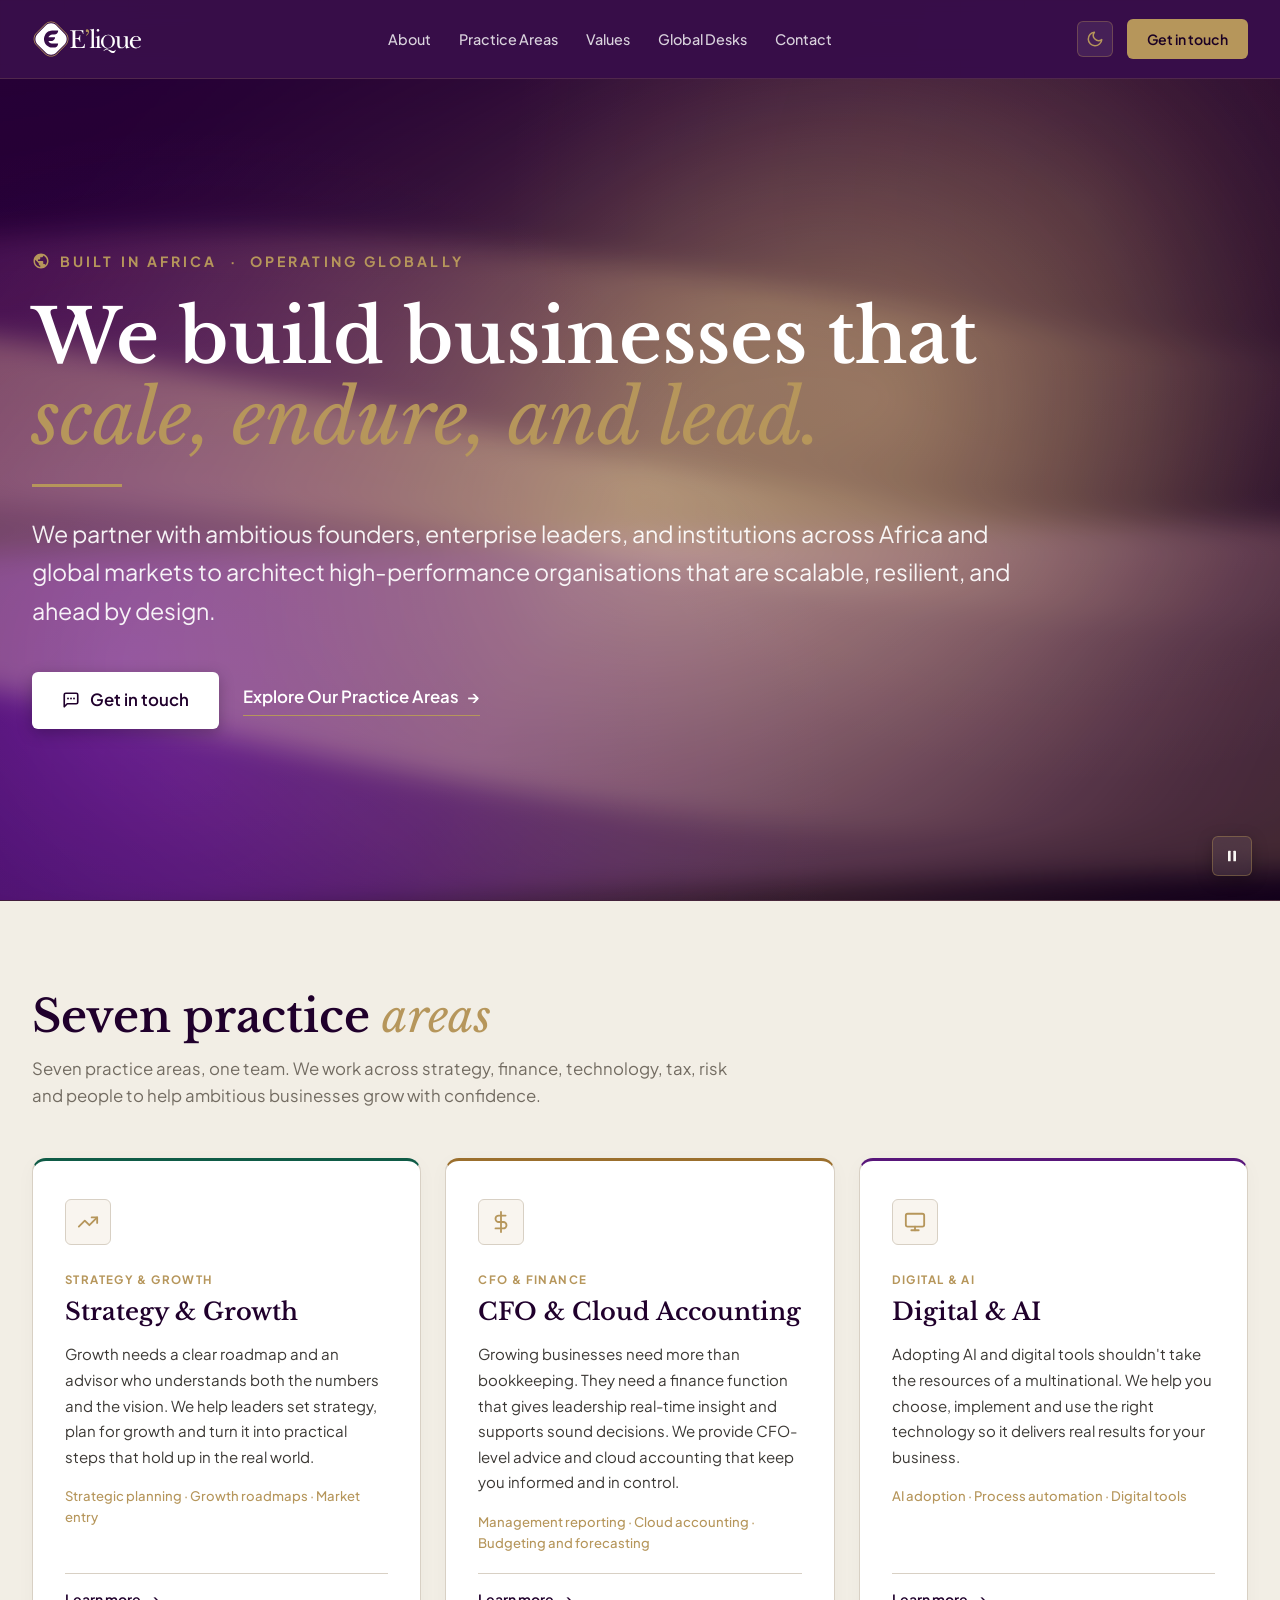
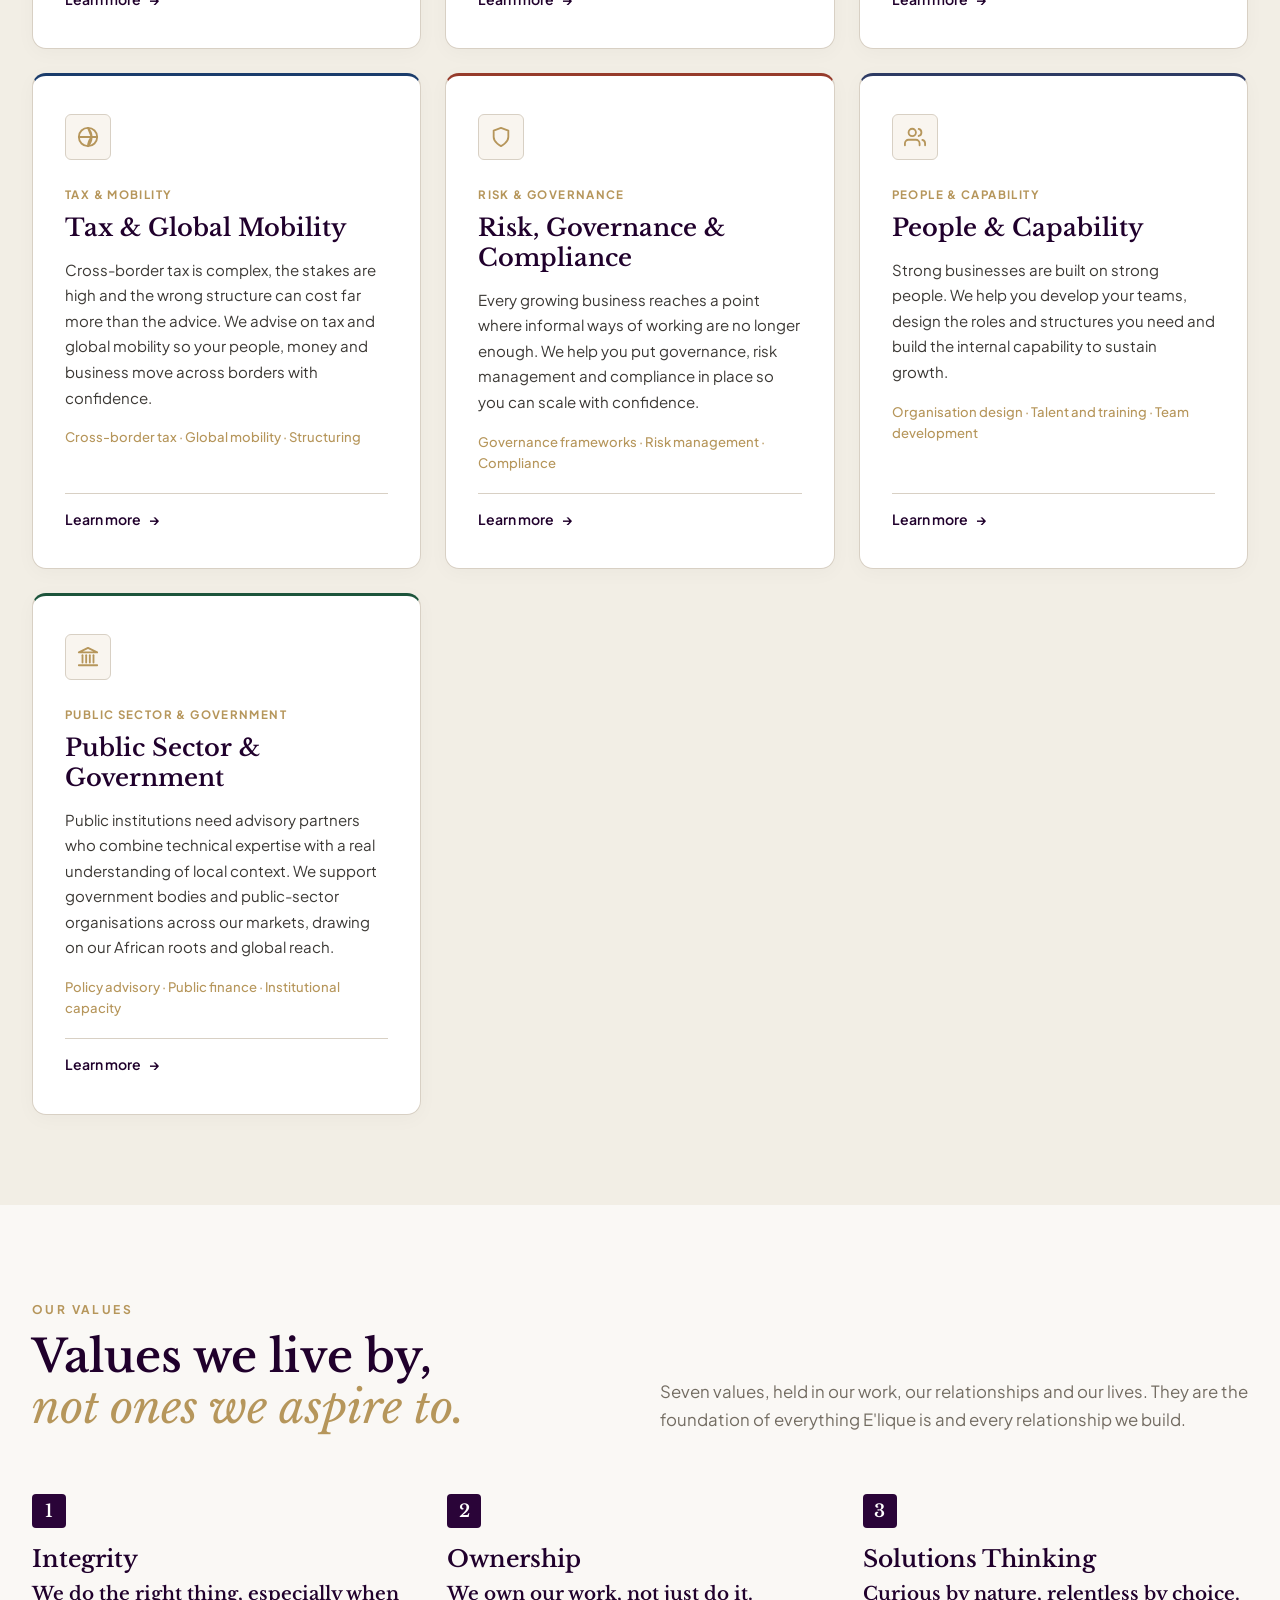
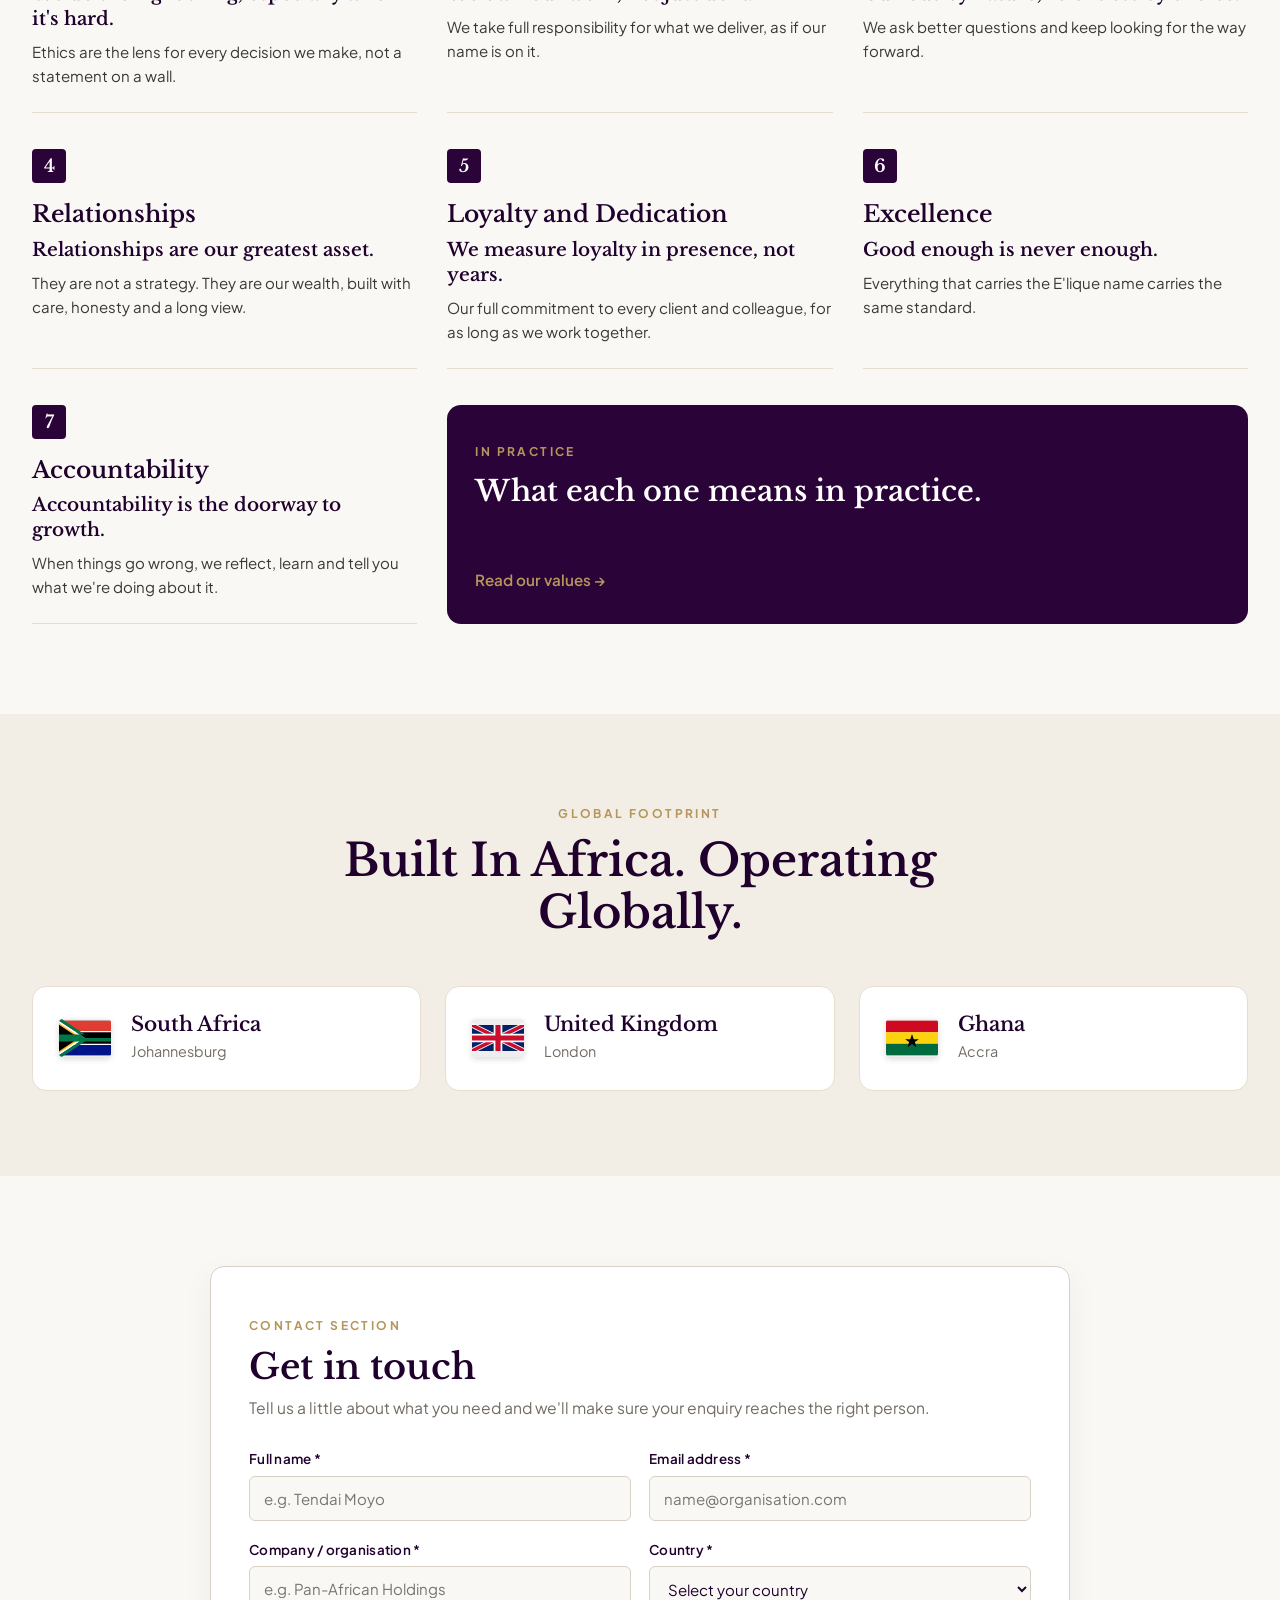
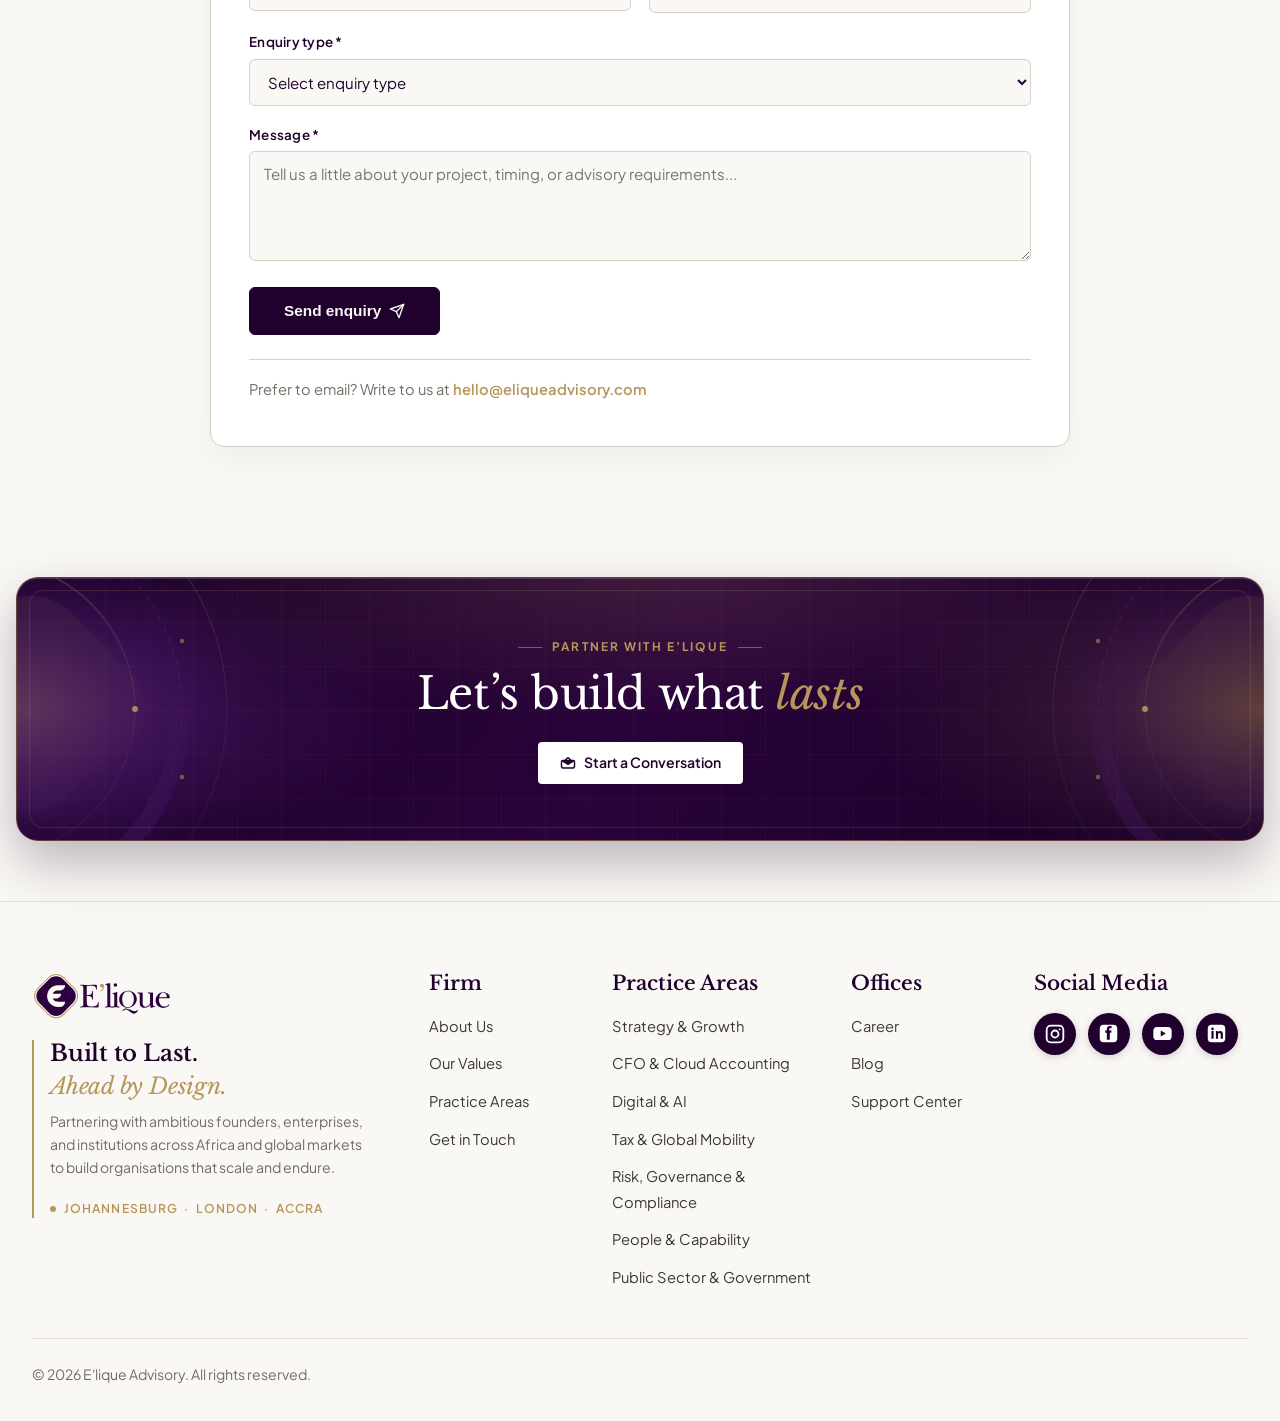
<file: index.html>
<!DOCTYPE html>
<html lang="en" data-theme="dark">
<head>
    <meta charset="UTF-8">
    <meta name="viewport" content="width=device-width, initial-scale=1.0">
    <meta name="theme-color" content="#20002C">

    <title>E'lique Advisory | Strategy, CFO, Tax, Digital &amp; Risk Consulting – Built to Last. Ahead by Design.</title>
    <meta name="description" content="E'lique Advisory partners with ambitious founders, enterprises, and public institutions across Africa and globally in Strategy, CFO &amp; Cloud Accounting, Digital &amp; AI, Cross-Border Tax, Risk &amp; Governance, and People Capability. Offices in Johannesburg, London, and Accra.">
    <meta name="keywords" content="E'lique Advisory, management consulting Africa, strategy and growth consulting, fractional CFO cloud accounting, cross-border tax global mobility, digital transformation AI advisory, risk governance compliance, public sector advisory, business advisory South Africa UK Ghana">
    <meta name="author" content="E'lique Advisory">
    <meta name="robots" content="index, follow, max-image-preview:large, max-snippet:-1, max-video-preview:-1">
    <meta name="format-detection" content="telephone=no">

    <!-- Canonical & International Hreflang Tags -->
    <link rel="canonical" href="https://eliqueadvisory.com/">
    <link rel="alternate" hreflang="en" href="https://eliqueadvisory.com/">
    <link rel="alternate" hreflang="en-ZA" href="https://eliqueadvisory.com/">
    <link rel="alternate" hreflang="en-GB" href="https://eliqueadvisory.com/">
    <link rel="alternate" hreflang="en-GH" href="https://eliqueadvisory.com/">
    <link rel="alternate" hreflang="x-default" href="https://eliqueadvisory.com/">

    <!-- OpenGraph Metadata (LinkedIn, Facebook, WhatsApp) -->
    <meta property="og:site_name" content="E'lique Advisory">
    <meta property="og:title" content="E'lique Advisory – Built to Last. Ahead by Design.">
    <meta property="og:description" content="We partner with ambitious businesses and institutions across Africa and global markets across Strategy, CFO &amp; Finance, Digital &amp; AI, Tax &amp; Global Mobility, Risk &amp; Governance, and People.">
    <meta property="og:type" content="website">
    <meta property="og:url" content="https://eliqueadvisory.com/">
    <meta property="og:locale" content="en_GB">
    <meta property="og:locale:alternate" content="en_ZA">
    <meta property="og:image" content="https://eliqueadvisory.com/images/og-cover.png">
    <meta property="og:image:type" content="image/png">
    <meta property="og:image:width" content="1200">
    <meta property="og:image:height" content="630">
    <meta property="og:image:alt" content="E'lique Advisory – Built to Last. Ahead by Design.">

    <!-- Twitter / X Card Metadata -->
    <meta name="twitter:card" content="summary_large_image">
    <meta name="twitter:title" content="E'lique Advisory – Built to Last. Ahead by Design.">
    <meta name="twitter:description" content="Strategic advisory across Strategy &amp; Growth, CFO &amp; Cloud Accounting, Digital &amp; AI, Cross-Border Tax, Risk &amp; Governance, and Public Sector. Built in Africa · Operating Globally.">
    <meta name="twitter:image" content="https://eliqueadvisory.com/images/og-cover.png">
    <meta name="twitter:image:alt" content="E'lique Advisory – Built to Last. Ahead by Design.">

    <!-- Staging Environment Guard: Prevents staging subdomains from competing with eliqueadvisory.com -->
    <script>
        if (window.location.hostname && !/^(www\.)?eliqueadvisory\.com$/i.test(window.location.hostname)) {
            var r = document.querySelector('meta[name="robots"]');
            if (r) r.setAttribute('content', 'noindex, nofollow');
        }
    </script>

    <!-- Favicons & Web App Manifest -->
    <link rel="icon" type="image/png" href="images/favicon.png">
    <link rel="apple-touch-icon" href="images/favicon.png">
    <link rel="shortcut icon" href="favicon.ico">
    <link rel="manifest" href="site.webmanifest">

    <!-- Schema.org Structured Data (JSON-LD) -->
    <script type="application/ld+json">
    {
        "@context": "https://schema.org",
        "@graph": [
            {
                "@type": ["ProfessionalService", "Organization"],
                "@id": "https://eliqueadvisory.com/#organization",
                "name": "E'lique Advisory",
                "alternateName": "Elique Advisory",
                "slogan": "Built to Last. Ahead by Design.",
                "url": "https://eliqueadvisory.com/",
                "logo": {
                    "@type": "ImageObject",
                    "url": "https://eliqueadvisory.com/images/logo-dark.png"
                },
                "image": "https://eliqueadvisory.com/images/og-cover.png",
                "description": "We partner with ambitious founders, enterprise leaders, and institutions across Africa and global markets to architect high-performance organisations across Strategy & Growth, CFO & Cloud Accounting, Digital & AI, Tax & Global Mobility, Risk & Governance, People & Capability, and Public Sector Advisory.",
                "email": "hello@eliqueadvisory.com",
                "sameAs": [
                    "https://www.instagram.com/elique.global",
                    "https://www.linkedin.com/company/e-lique"
                ],
                "contactPoint": [
                    {
                        "@type": "ContactPoint",
                        "contactType": "customer support and business enquiries",
                        "email": "hello@eliqueadvisory.com",
                        "availableLanguage": ["English", "French", "Portuguese", "Arabic", "Spanish", "German", "Dutch", "Xhosa", "Zulu"],
                        "areaServed": ["ZA", "GB", "GH", "NG", "KE", "US", "AE", "SG", "AU", "CA", "DE", "FR", "NL"]
                    }
                ],
                "location": [
                    {
                        "@type": "Place",
                        "name": "E'lique Advisory — South Africa Desk",
                        "address": {
                            "@type": "PostalAddress",
                            "addressLocality": "Johannesburg",
                            "addressCountry": "ZA"
                        }
                    },
                    {
                        "@type": "Place",
                        "name": "E'lique Advisory — United Kingdom Desk",
                        "address": {
                            "@type": "PostalAddress",
                            "addressLocality": "London",
                            "addressCountry": "GB"
                        }
                    },
                    {
                        "@type": "Place",
                        "name": "E'lique Advisory — Ghana Desk",
                        "address": {
                            "@type": "PostalAddress",
                            "addressLocality": "Accra",
                            "addressCountry": "GH"
                        }
                    }
                ],
                "hasOfferCatalog": {
                    "@type": "OfferCatalog",
                    "name": "Advisory Practice Areas",
                    "itemListElement": [
                        {
                            "@type": "Offer",
                            "itemOffered": {
                                "@type": "Service",
                                "name": "Strategy & Growth",
                                "description": "Strategic planning, growth roadmaps, and market entry advisory for ambitious leaders."
                            }
                        },
                        {
                            "@type": "Offer",
                            "itemOffered": {
                                "@type": "Service",
                                "name": "CFO & Cloud Accounting",
                                "description": "Management reporting, cloud accounting, and budgeting and forecasting for growing businesses."
                            }
                        },
                        {
                            "@type": "Offer",
                            "itemOffered": {
                                "@type": "Service",
                                "name": "Digital & AI",
                                "description": "AI adoption, process automation, and digital transformation tools."
                            }
                        },
                        {
                            "@type": "Offer",
                            "itemOffered": {
                                "@type": "Service",
                                "name": "Tax & Global Mobility",
                                "description": "Cross-border tax advisory, global mobility, and international corporate structuring."
                            }
                        },
                        {
                            "@type": "Offer",
                            "itemOffered": {
                                "@type": "Service",
                                "name": "Risk, Governance & Compliance",
                                "description": "Governance frameworks, enterprise risk management, and regulatory compliance."
                            }
                        },
                        {
                            "@type": "Offer",
                            "itemOffered": {
                                "@type": "Service",
                                "name": "People & Capability",
                                "description": "Organisation design, talent and training, and executive team development."
                            }
                        },
                        {
                            "@type": "Offer",
                            "itemOffered": {
                                "@type": "Service",
                                "name": "Public Sector & Government",
                                "description": "Policy advisory, public finance, and institutional capacity building across African and global markets."
                            }
                        }
                    ]
                }
            },
            {
                "@type": "WebSite",
                "@id": "https://eliqueadvisory.com/#website",
                "url": "https://eliqueadvisory.com/",
                "name": "E'lique Advisory",
                "description": "Built to Last. Ahead by Design. Built in Africa · Operating Globally.",
                "publisher": {
                    "@id": "https://eliqueadvisory.com/#organization"
                },
                "inLanguage": "en"
            },
            {
                "@type": "WebPage",
                "@id": "https://eliqueadvisory.com/#webpage",
                "url": "https://eliqueadvisory.com/",
                "name": "E'lique Advisory | Strategy, CFO, Tax, Digital & Risk Consulting",
                "isPartOf": {
                    "@id": "https://eliqueadvisory.com/#website"
                },
                "about": {
                    "@id": "https://eliqueadvisory.com/#organization"
                },
                "description": "We partner with ambitious founders, enterprise leaders, and institutions across Africa and global markets to architect high-performance organisations that are scalable, resilient, and ahead by design.",
                "inLanguage": "en"
            }
        ]
    }
    </script>

    <!-- Google Fonts: Libre Baskerville (Brand Serif) & Plus Jakarta Sans -->
    <link rel="preconnect" href="https://fonts.googleapis.com">
    <link rel="preconnect" href="https://fonts.gstatic.com" crossorigin>
    <link href="https://fonts.googleapis.com/css2?family=Cormorant+Garamond:ital,wght@0,500;0,600;0,700;1,400;1,600&family=Libre+Baskerville:ital,wght@0,400;0,700;1,400&family=Plus+Jakarta+Sans:wght@300;400;500;600;700&display=swap" rel="stylesheet">

    <style>
        /* ==========================================================================
           E'lique Advisory - Executive Design System
           Built to Last. Ahead by Design.
           ========================================================================== */

        :root {
            /* Brand Theme */
            --bg-hero: #2D0040;
            --bg-hero-deep: #1A0026;
            --bg-page: #FAF8F5;
            --bg-page-alt: #F5F0E8;
            --bg-card: #FFFFFF;
            --bg-card-border: #D8D0C4;
            --border-color: #D8D0C4;
            --text-heading: #2D0040;
            --text-body: #191919;
            --text-muted: #5E584F;
            --gold-accent: #B6965B;
            --gold-hover: #C7A76C;
            --gold-soft: rgba(182, 150, 91, 0.15);
            --evergreen-teal: #184446;
            --header-bg: rgba(45, 0, 64, 0.95);
            --header-border: rgba(182, 150, 91, 0.2);
            --header-text: #FFFFFF;
            --font-serif: 'Baskerville BT', 'Libre Baskerville', Baskerville, 'Cormorant Garamond', Georgia, serif;
            --font-sans: 'Plus Jakarta Sans', -apple-system, BlinkMacSystemFont, sans-serif;
            --radius-btn: 6px;
            --radius-card: 14px;
            --transition: 0.25s ease;
        }

        [data-theme="light"] {
            --bg-hero: #2A0438;
            --bg-hero-deep: #1A0024;
            --bg-page: #FAF8F5;
            --bg-page-alt: #F2EEE5;
            --bg-card: #FFFFFF;
            --bg-card-border: #E5DDD0;
            --text-heading: #20002C;
            --text-body: #3B3834;
            --text-muted: #736C62;
        }

        [data-theme="dark-full"] {
            --bg-page: #13011A;
            --bg-page-alt: #1A0224;
            --bg-card: #20032C;
            --bg-card-border: rgba(196, 160, 82, 0.2);
            --border-color: rgba(196, 160, 82, 0.2);
            --text-heading: #FFFFFF;
            --text-body: #DCD4CA;
            --text-muted: #9E9486;
        }

        *, *::before, *::after {
            box-sizing: border-box;
            margin: 0;
            padding: 0;
        }

        html {
            scroll-behavior: smooth;
        }

        body {
            background-color: var(--bg-page);
            background-image:
                radial-gradient(ellipse 90% 60% at 50% 0%, rgba(196, 160, 82, 0.08) 0%, transparent 60%),
                radial-gradient(circle at 12% 28%, rgba(32, 0, 44, 0.035) 0%, transparent 40%),
                radial-gradient(circle at 88% 72%, rgba(196, 160, 82, 0.055) 0%, transparent 50%),
                linear-gradient(to right,  rgba(196, 160, 82, 0.045) 1px, transparent 1px),
                linear-gradient(to bottom, rgba(196, 160, 82, 0.045) 1px, transparent 1px);
            background-size: 100% 100%, 100% 100%, 100% 100%, 64px 64px, 64px 64px;
            background-attachment: fixed;
            color: var(--text-body);
            font-family: var(--font-sans);
            line-height: 1.6;
            -webkit-font-smoothing: antialiased;
            overflow-x: hidden;
            transition: background-color var(--transition), color var(--transition);
        }

        [data-theme="dark-full"] body {
            background-color: #110017;
            background-image:
                radial-gradient(ellipse 90% 60% at 50% 0%, rgba(88, 22, 122, 0.35) 0%, transparent 70%),
                radial-gradient(circle at 15% 35%, rgba(196, 160, 82, 0.09) 0%, transparent 45%),
                radial-gradient(circle at 85% 75%, rgba(88, 22, 122, 0.25) 0%, transparent 55%),
                linear-gradient(to right,  rgba(196, 160, 82, 0.05) 1px, transparent 1px),
                linear-gradient(to bottom, rgba(196, 160, 82, 0.05) 1px, transparent 1px);
            background-size: 100% 100%, 100% 100%, 100% 100%, 64px 64px, 64px 64px;
        }

        .container {
            width: 100%;
            max-width: 1380px;
            margin: 0 auto;
            padding: 0 32px;
        }

        @media (max-width: 768px) {
            .container {
                padding: 0 20px;
            }
        }

        /* Typography */
        h1, h2, h3, h4, .serif {
            font-family: var(--font-serif);
            font-weight: 600;
            line-height: 1.15;
        }

        .italic-gold {
            font-style: italic;
            color: var(--gold-accent);
            font-weight: 400;
        }

        .section-eyebrow {
            display: inline-block;
            font-size: 0.75rem;
            text-transform: uppercase;
            letter-spacing: 0.2em;
            font-weight: 700;
            color: var(--gold-accent);
            margin-bottom: 12px;
        }

        /* Top Header */
        .site-header {
            position: sticky;
            top: 0;
            z-index: 120;
            background: var(--header-bg);
            backdrop-filter: blur(12px);
            -webkit-backdrop-filter: blur(12px);
            border-bottom: 1px solid var(--header-border);
        }

        .header-inner {
            display: flex;
            align-items: center;
            justify-content: space-between;
            height: 78px;
        }

        .brand-wrapper {
            display: flex;
            align-items: center;
            gap: 12px;
            text-decoration: none;
        }

        .brand-logo-img {
            height: 38px;
            width: auto;
            object-fit: contain;
        }

        .brand-title-fallback {
            font-family: var(--font-serif);
            font-size: 1.6rem;
            font-weight: 700;
            color: #FFFFFF;
            letter-spacing: 0.02em;
        }

        .main-nav-links {
            display: flex;
            align-items: center;
            gap: 28px;
            list-style: none;
        }

        .main-nav-links a {
            color: rgba(255, 255, 255, 0.82);
            text-decoration: none;
            font-size: 0.9rem;
            font-weight: 500;
            transition: color var(--transition);
        }

        .main-nav-links a:hover {
            color: var(--gold-accent);
        }

        .header-controls {
            display: flex;
            align-items: center;
            gap: 14px;
        }

        .theme-toggle-btn {
            background: rgba(255, 255, 255, 0.08);
            border: 1px solid rgba(196, 160, 82, 0.3);
            border-radius: var(--radius-btn);
            color: var(--gold-accent);
            width: 36px;
            height: 36px;
            display: flex;
            align-items: center;
            justify-content: center;
            cursor: pointer;
            transition: all var(--transition);
        }

        .theme-toggle-btn:hover {
            background: rgba(196, 160, 82, 0.2);
            color: #FFFFFF;
        }

        .btn-header-contact {
            background: var(--gold-accent);
            color: #1A0024;
            font-weight: 600;
            font-size: 0.88rem;
            padding: 9px 20px;
            border-radius: var(--radius-btn);
            text-decoration: none;
            display: inline-flex;
            align-items: center;
            gap: 6px;
            transition: all var(--transition);
        }

        .btn-header-contact:hover {
            background: var(--gold-hover);
            transform: translateY(-1px);
        }

        .mobile-hamburger {
            display: none;
            background: transparent;
            border: none;
            color: #FFFFFF;
            cursor: pointer;
            padding: 6px;
        }

        .mobile-drawer {
            display: none;
            flex-direction: column;
            background: #180022;
            padding: 20px 24px;
            border-bottom: 1px solid var(--header-border);
            gap: 14px;
        }

        .mobile-drawer.open {
            display: flex;
        }

        .mobile-drawer a {
            color: #FFFFFF;
            text-decoration: none;
            font-size: 0.95rem;
            padding: 6px 0;
        }

        /* 1. HERO SECTION (BCG-Inspired Executive Layout) */
        .hero-section {
            background:
                radial-gradient(circle at 85% 15%, rgba(196, 160, 82, 0.16) 0%, transparent 45%),
                radial-gradient(circle at 15% 85%, rgba(88, 22, 122, 0.35) 0%, transparent 50%),
                linear-gradient(170deg, #250035 0%, #12001A 100%);
            color: #FFFFFF;
            min-height: calc(100vh - 78px);
            min-height: calc(100dvh - 78px);
            display: flex;
            flex-direction: column;
            justify-content: center;
            padding: 60px 0;
            position: relative;
            border-bottom: 1px solid var(--header-border);
            overflow: hidden;
            box-sizing: border-box;
        }

        .hero-ambient-canvas {
            position: absolute;
            top: -5%;
            left: -5%;
            width: 110%;
            height: 110%;
            pointer-events: none;
            z-index: 1;
            opacity: 0.95;
            mix-blend-mode: screen;
            filter: blur(14px);
            -webkit-filter: blur(14px);
            transform: translateZ(0);
        }

        .hero-section > .container {
            position: relative;
            z-index: 3;
        }

        .hero-media-controls {
            position: absolute;
            bottom: 24px;
            right: 28px;
            z-index: 15;
        }

        .hero-pause-btn {
            width: 40px;
            height: 40px;
            border-radius: var(--radius-btn);
            background: rgba(255, 255, 255, 0.08);
            backdrop-filter: blur(10px);
            -webkit-backdrop-filter: blur(10px);
            border: 1px solid rgba(196, 160, 82, 0.35);
            color: #FAF8F5;
            display: inline-flex;
            align-items: center;
            justify-content: center;
            cursor: pointer;
            transition: all var(--transition);
            box-shadow: 0 4px 16px rgba(0, 0, 0, 0.25);
        }

        .hero-pause-btn:hover {
            background: rgba(196, 160, 82, 0.25);
            border-color: var(--gold-accent);
            color: var(--gold-accent);
            transform: scale(1.06);
        }

        .hero-africa-eyebrow {
            display: inline-flex;
            align-items: center;
            gap: 10px;
            font-size: clamp(0.85rem, 1.1vw, 1.02rem);
            text-transform: uppercase;
            letter-spacing: 0.22em;
            font-weight: 700;
            color: var(--gold-accent);
            margin-bottom: 24px;
        }

        .hero-headline {
            font-size: clamp(3.2rem, 5.8vw, 5.6rem);
            line-height: 1.1;
            max-width: 1120px;
            margin-bottom: 24px;
            color: #FFFFFF;
        }

        .hero-divider {
            width: 90px;
            height: 3px;
            background: var(--gold-accent);
            margin-bottom: 28px;
        }

        .hero-paragraph {
            font-size: clamp(1.15rem, 1.85vw, 1.45rem);
            color: rgba(255, 255, 255, 0.92);
            max-width: 980px;
            line-height: 1.65;
            margin-bottom: 42px;
            font-weight: 400;
        }

        .hero-actions {
            display: flex;
            align-items: center;
            gap: 24px;
            flex-wrap: wrap;
        }

        .btn-white-action {
            background: #FFFFFF;
            color: #20002C;
            font-weight: 600;
            font-size: 1.05rem;
            padding: 15px 30px;
            border-radius: var(--radius-btn);
            text-decoration: none;
            display: inline-flex;
            align-items: center;
            gap: 10px;
            transition: all var(--transition);
            box-shadow: 0 4px 15px rgba(0, 0, 0, 0.25);
        }

        .btn-white-action:hover {
            background: #FAF6EF;
            transform: translateY(-2px);
            box-shadow: 0 6px 20px rgba(0, 0, 0, 0.35);
        }

        .btn-link-explore {
            color: #FFFFFF;
            text-decoration: none;
            font-size: 1.05rem;
            font-weight: 600;
            display: inline-flex;
            align-items: center;
            gap: 8px;
            border-bottom: 1px solid var(--gold-accent);
            padding-bottom: 4px;
            transition: color var(--transition);
        }

        .btn-link-explore:hover {
            color: var(--gold-accent);
        }

        /* 2. PRACTICE AREAS (Immediately following Hero) */
        .practices-section {
            padding: 90px 0;
            background: var(--bg-page-alt);
        }

        .practices-header {
            margin-bottom: 48px;
        }

        .practices-title {
            font-size: clamp(2.2rem, 3.5vw, 3rem);
            color: var(--text-heading);
        }

        .practices-grid {
            display: grid;
            grid-template-columns: repeat(3, 1fr);
            gap: 24px;
        }

        .practice-card {
            background: var(--bg-card);
            border: 1px solid var(--border-color);
            border-top: 3px solid transparent;
            border-radius: var(--radius-card);
            padding: 38px 32px;
            display: flex;
            flex-direction: column;
            justify-content: space-between;
            min-height: 320px;
            box-shadow: 0 4px 20px rgba(0, 0, 0, 0.03);
            transition: transform var(--transition), box-shadow var(--transition), border-color var(--transition);
            position: relative;
        }

        .practice-card:hover {
            transform: translateY(-5px);
            box-shadow: 0 16px 36px rgba(32, 0, 44, 0.09);
        }

        .card-emerald { border-top-color: #0F5B46; }
        .card-bronze  { border-top-color: #9B6F2D; }
        .card-plum    { border-top-color: #58167A; }
        .card-navy    { border-top-color: #1A3C6B; }
        .card-terracotta { border-top-color: #963B2B; }
        .card-indigo  { border-top-color: #2D3A63; }
        .card-pine    { border-top-color: #1C543B; }

        .practice-icon-box {
            width: 46px;
            height: 46px;
            border-radius: var(--radius-btn);
            display: flex;
            align-items: center;
            justify-content: center;
            margin-bottom: 20px;
            border: 1px solid var(--border-color);
            background: rgba(175, 128, 54, 0.08);
            color: var(--gold-accent);
            transition: all var(--transition);
        }

        .practice-card:hover .practice-icon-box {
            background: var(--text-heading);
            color: #FAF8F5;
            border-color: var(--text-heading);
        }

        .practice-category-tag {
            display: inline-block;
            font-size: 0.72rem;
            font-weight: 700;
            letter-spacing: 0.12em;
            text-transform: uppercase;
            color: var(--gold-accent);
            margin-bottom: 8px;
        }

        .practice-card-title {
            font-family: var(--font-serif);
            font-size: 1.5rem;
            color: var(--text-heading);
            margin-bottom: 14px;
            font-weight: 600;
            line-height: 1.25;
        }

        .practice-card-text {
            color: var(--text-body);
            font-size: 0.94rem;
            line-height: 1.7;
            margin-bottom: 16px;
        }

        .practice-card-tags {
            font-size: 0.82rem;
            color: var(--gold-accent);
            margin-bottom: 20px;
            font-weight: 500;
        }

        .practice-card-link {
            color: var(--text-heading);
            text-decoration: none;
            font-size: 0.88rem;
            font-weight: 600;
            display: inline-flex;
            align-items: center;
            gap: 8px;
            margin-top: auto;
            padding-top: 14px;
            border-top: 1px solid var(--border-color);
            transition: color var(--transition), gap var(--transition);
        }

        .practice-card-link:hover {
            color: var(--gold-accent);
            gap: 12px;
        }

        /* 3. VALUES SECTION (Follows Practice Areas) */
        .values-section {
            padding: 90px 0;
            background: var(--bg-page);
        }

        .values-header {
            display: grid;
            grid-template-columns: 1.2fr 1.2fr;
            gap: 40px;
            align-items: flex-end;
            margin-bottom: 60px;
        }

        .values-headline {
            font-size: clamp(2.2rem, 3.5vw, 3.2rem);
            color: var(--text-heading);
            line-height: 1.15;
        }

        .values-subtext {
            font-size: 1.05rem;
            color: var(--text-muted);
            line-height: 1.65;
        }

        .values-grid {
            display: grid;
            grid-template-columns: repeat(3, 1fr);
            gap: 36px 30px;
        }

        .value-card {
            border-bottom: 1px solid var(--bg-card-border);
            padding-bottom: 24px;
        }

        .value-badge {
            width: 34px;
            height: 34px;
            background: var(--bg-hero);
            color: #FFFFFF;
            border-radius: 4px;
            display: flex;
            align-items: center;
            justify-content: center;
            font-family: var(--font-serif);
            font-size: 1.1rem;
            font-weight: 600;
            margin-bottom: 18px;
        }

        .value-title {
            font-size: 1.45rem;
            color: var(--text-heading);
            margin-bottom: 10px;
        }

        .value-card-tagline-lead {
            font-family: var(--font-serif);
            font-size: 1.15rem;
            font-weight: 600;
            color: var(--text-heading);
            line-height: 1.35;
            margin-bottom: 8px;
        }

        .value-card-body-text {
            font-family: var(--font-sans);
            font-size: 0.94rem;
            color: var(--text-body);
            line-height: 1.6;
            font-weight: 400;
        }

        .value-highlight-card {
            background: var(--bg-hero);
            color: #FFFFFF;
            border-radius: var(--radius-card);
            padding: 32px 28px;
            display: flex;
            flex-direction: column;
            justify-content: space-between;
        }

        .value-highlight-card.span-two-cols {
            grid-column: span 2;
        }

        .value-highlight-card h3 {
            font-size: 1.8rem;
            color: #FFFFFF;
            line-height: 1.25;
            margin-bottom: 20px;
        }

        .value-highlight-card a {
            color: var(--gold-accent);
            text-decoration: none;
            font-size: 0.95rem;
            font-weight: 600;
            display: inline-flex;
            align-items: center;
            gap: 6px;
            transition: gap var(--transition), color var(--transition);
        }

        .value-highlight-card a:hover {
            color: #FFFFFF;
            gap: 10px;
        }

        /* 4. GLOBAL FOOTPRINT (3 Countries) */
        .footprint-section {
            padding: 85px 0;
            background: var(--bg-page-alt);
        }

        .footprint-header {
            text-align: center;
            max-width: 650px;
            margin: 0 auto 48px;
        }

        .footprint-grid {
            display: grid;
            grid-template-columns: repeat(3, 1fr);
            gap: 24px;
        }

        .footprint-card {
            background: var(--bg-card);
            border: 1px solid var(--bg-card-border);
            border-radius: var(--radius-card);
            padding: 26px;
            display: flex;
            align-items: center;
            gap: 20px;
            transition: all var(--transition);
        }

        .footprint-card:hover {
            border-color: var(--gold-accent);
            box-shadow: 0 10px 25px rgba(0, 0, 0, 0.06);
        }

        .flag-wrapper {
            width: 52px;
            height: 38px;
            border-radius: 4px;
            overflow: hidden;
            flex-shrink: 0;
            box-shadow: 0 2px 6px rgba(0, 0, 0, 0.15);
            display: flex;
            align-items: center;
            justify-content: center;
            background: #EEE;
        }

        .flag-wrapper svg {
            width: 100%;
            height: 100%;
            object-fit: cover;
        }

        .footprint-country-title {
            font-size: 1.25rem;
            color: var(--text-heading);
            margin-bottom: 4px;
        }

        .footprint-cities {
            font-size: 0.9rem;
            color: var(--text-muted);
        }

        /* 5. CONTACT SECTION (BCG-Inspired Management Consulting Form) */
        .contact-section {
            padding: 90px 0;
            background: var(--bg-page);
        }

        .contact-layout {
            max-width: 860px;
            margin: 0 auto;
        }

        .direct-lines-box {
            background: var(--bg-card);
            border: 1px solid var(--border-color);
            border-radius: var(--radius-card);
            padding: 44px 38px;
            height: 100%;
            display: flex;
            flex-direction: column;
            justify-content: space-between;
            box-shadow: 0 10px 32px rgba(0, 0, 0, 0.05);
        }

        .direct-lines-content-top {
            margin-bottom: 24px;
        }

        .direct-items-wrapper {
            display: flex;
            flex-direction: column;
            justify-content: space-around;
            flex: 1;
        }

        .direct-item {
            margin-bottom: 20px;
            padding-bottom: 20px;
            border-bottom: 1px solid var(--border-color);
        }

        .direct-item:last-child {
            margin-bottom: 0;
            padding-bottom: 0;
            border-bottom: none;
        }

        .direct-tag {
            font-size: 0.75rem;
            text-transform: uppercase;
            letter-spacing: 0.15em;
            color: var(--gold-accent);
            font-weight: 700;
            margin-bottom: 6px;
        }

        .direct-contact-link {
            font-size: 1.15rem;
            color: var(--text-heading);
            font-weight: 600;
            text-decoration: none;
            display: inline-block;
            transition: color var(--transition);
        }

        .direct-contact-link:hover {
            color: var(--gold-accent);
        }

        .direct-desc {
            font-size: 0.88rem;
            color: var(--text-muted);
            margin-top: 4px;
        }

        .contact-form-card {
            background: var(--bg-card);
            border: 1px solid var(--border-color);
            border-radius: var(--radius-card);
            padding: 44px 38px;
            box-shadow: 0 10px 32px rgba(0, 0, 0, 0.05);
        }

        .contact-form-heading {
            font-size: 2.2rem;
            color: var(--text-heading);
            margin-bottom: 8px;
            font-family: var(--font-serif);
        }

        .contact-form-intro {
            font-size: 0.98rem;
            color: var(--text-muted);
            margin-bottom: 28px;
            line-height: 1.6;
        }

        .contact-form-grid {
            display: grid;
            grid-template-columns: 1fr 1fr;
            gap: 18px;
        }

        .form-group-full {
            grid-column: span 2;
        }

        .form-field-group {
            display: flex;
            flex-direction: column;
            gap: 6px;
        }

        .form-label {
            font-size: 0.84rem;
            font-weight: 600;
            color: var(--text-heading);
            letter-spacing: 0.02em;
        }

        .form-input, .form-select, .form-textarea {
            width: 100%;
            padding: 12px 14px;
            background: var(--bg-page);
            border: 1px solid var(--border-color);
            border-radius: var(--radius-btn);
            font-family: var(--font-sans);
            font-size: 0.94rem;
            color: var(--text-heading);
            transition: all var(--transition);
        }

        .form-input:focus, .form-select:focus, .form-textarea:focus {
            outline: none;
            border-color: var(--gold-accent);
            background: #FFFFFF;
            box-shadow: 0 0 0 3px rgba(196, 160, 82, 0.15);
        }

        .form-textarea {
            resize: vertical;
            min-height: 110px;
        }

        .btn-submit-enquiry {
            background: var(--text-heading);
            color: #FAF8F5;
            border: 1px solid var(--text-heading);
            padding: 14px 34px;
            border-radius: var(--radius-btn);
            font-size: 0.96rem;
            font-weight: 600;
            cursor: pointer;
            transition: all var(--transition);
            display: inline-flex;
            align-items: center;
            justify-content: center;
            gap: 8px;
        }

        .btn-submit-enquiry:hover {
            background: var(--gold-accent);
            border-color: var(--gold-accent);
            color: #180022;
            transform: translateY(-1px);
            box-shadow: 0 6px 18px rgba(196, 160, 82, 0.25);
        }

        .contact-email-fallback {
            margin-top: 24px;
            padding-top: 18px;
            border-top: 1px solid var(--border-color);
            font-size: 0.92rem;
            color: var(--text-muted);
        }

        .contact-email-fallback a {
            color: var(--gold-accent);
            font-weight: 600;
            text-decoration: none;
        }

        .contact-email-fallback a:hover {
            text-decoration: underline;
        }

        .contact-form-confirmation {
            display: none;
            background: rgba(196, 160, 82, 0.08);
            border: 1px solid var(--gold-accent);
            border-radius: var(--radius-card);
            padding: 32px 24px;
            text-align: center;
            margin-bottom: 24px;
        }

        .contact-form-confirmation.active {
            display: block;
        }

        .confirmation-icon {
            width: 48px;
            height: 48px;
            border-radius: 50%;
            background: var(--gold-accent);
            color: #180022;
            display: inline-flex;
            align-items: center;
            justify-content: center;
            margin-bottom: 14px;
        }

        .confirmation-title {
            font-family: var(--font-serif);
            font-size: 1.5rem;
            color: var(--text-heading);
            margin-bottom: 8px;
        }

        .confirmation-text {
            font-size: 0.95rem;
            color: var(--text-body);
            line-height: 1.6;
            max-width: 500px;
            margin: 0 auto;
        }

        .contact-form-error {
            display: none;
            background: rgba(200, 16, 46, 0.08);
            border: 1px solid #C8102E;
            border-radius: var(--radius-btn);
            padding: 14px 18px;
            color: #C8102E;
            font-size: 0.92rem;
            line-height: 1.5;
            margin-bottom: 20px;
        }

        .contact-form-error.active {
            display: block;
        }

        /* 6. BOTTOM CALL TO ACTION */
        .bottom-cta-banner {
            background: var(--bg-page);
            padding: 40px 0 60px;
            border-top: none;
        }

        .bottom-cta-banner .container {
            padding: 0 16px;
        }

        .bottom-cta-card {
            position: relative;
            width: 100%;
            margin: 0 auto;
            min-height: 264px;
            border-radius: 22px;
            overflow: hidden;
            background:
                radial-gradient(ellipse 50% 90% at 0% 50%, rgba(154, 78, 224, 0.26) 0%, transparent 65%),
                radial-gradient(ellipse 50% 90% at 100% 50%, rgba(196, 160, 82, 0.20) 0%, transparent 65%),
                radial-gradient(ellipse 60% 75% at 50% 0%, rgba(196, 160, 82, 0.14) 0%, transparent 70%),
                linear-gradient(to right, rgba(196, 160, 82, 0.045) 1px, transparent 1px),
                linear-gradient(to bottom, rgba(196, 160, 82, 0.045) 1px, transparent 1px),
                linear-gradient(125deg, #1A0025 0%, #29033B 50%, #170022 100%);
            background-size: 100% 100%, 100% 100%, 100% 100%, 44px 44px, 44px 44px, 100% 100%;
            border: 1px solid rgba(196, 160, 82, 0.38);
            padding: 48px 32px 44px;
            text-align: center;
            display: flex;
            flex-direction: column;
            align-items: center;
            justify-content: center;
            box-shadow:
                0 22px 52px rgba(24, 0, 36, 0.28),
                inset 0 1px 0 rgba(255, 255, 255, 0.12);
        }

        .bottom-cta-card::before {
            content: "";
            position: absolute;
            inset: 12px;
            border-radius: 14px;
            border: 1px solid rgba(196, 160, 82, 0.18);
            pointer-events: none;
            z-index: 1;
        }

        .cta-edge-ornament {
            position: absolute;
            top: 0;
            bottom: 0;
            width: 380px;
            height: 100%;
            pointer-events: none;
            z-index: 1;
            user-select: none;
        }

        .cta-edge-left {
            left: 0;
        }

        .cta-edge-right {
            right: 0;
            transform: scaleX(-1);
        }

        .bottom-cta-eyebrow {
            display: inline-flex;
            align-items: center;
            gap: 10px;
            font-size: 0.74rem;
            font-weight: 700;
            letter-spacing: 0.18em;
            text-transform: uppercase;
            color: var(--gold-accent);
            margin-bottom: 12px;
            position: relative;
            z-index: 2;
        }

        .bottom-cta-eyebrow::before,
        .bottom-cta-eyebrow::after {
            content: "";
            width: 24px;
            height: 1px;
            background: rgba(196, 160, 82, 0.55);
        }

        @media (max-width: 991px) {
            .bottom-cta-card {
                min-height: 230px;
                padding: 40px 24px;
            }
            .cta-edge-ornament {
                width: 240px;
                opacity: 0.6;
            }
        }

        @media (max-width: 600px) {
            .cta-edge-ornament {
                width: 160px;
                opacity: 0.4;
            }
            .bottom-cta-card::before {
                inset: 8px;
            }
        }

        .bottom-cta-headline {
            font-family: var(--font-serif);
            font-size: clamp(2rem, 3.5vw, 2.75rem);
            font-weight: 400;
            color: #FFFFFF;
            margin-bottom: 22px;
            line-height: 1.15;
            position: relative;
            z-index: 2;
            letter-spacing: -0.01em;
        }

        .bottom-cta-headline .italic-gold {
            font-style: italic;
            color: var(--gold-accent);
            font-weight: 400;
        }

        .btn-conversation {
            display: inline-flex;
            align-items: center;
            justify-content: center;
            gap: 8px;
            background: #FFFFFF;
            color: #20002C;
            height: 42px;
            padding: 0 22px;
            border-radius: 4px;
            font-family: var(--font-sans);
            font-size: 0.88rem;
            font-weight: 600;
            text-decoration: none;
            transition: all var(--transition);
            box-shadow: 0 2px 8px rgba(0, 0, 0, 0.1);
            position: relative;
            z-index: 2;
        }

        .btn-conversation:hover {
            background: #FAF7F2;
            color: #4A1068;
            transform: translateY(-2px);
            box-shadow: 0 6px 18px rgba(0, 0, 0, 0.18);
        }

        .btn-conversation svg {
            display: inline-block;
            vertical-align: middle;
            flex-shrink: 0;
        }

        /* 7. FOOTER */
        .site-footer {
            background: var(--bg-page);
            border-top: 1px solid var(--bg-card-border);
            padding: 70px 0 36px;
        }

        .footer-grid {
            display: grid;
            grid-template-columns: 2.3fr 0.95fr 1.3fr 0.95fr 1.35fr;
            gap: 32px;
            margin-bottom: 48px;
        }

        .footer-brand {
            display: flex;
            flex-direction: column;
            align-items: flex-start;
            padding-right: 20px;
        }

        .footer-brand-logo {
            display: inline-flex;
            align-items: center;
            text-decoration: none;
            margin-bottom: 18px;
        }

        .footer-brand-img {
            height: 48px;
            width: auto;
            max-width: 195px;
            object-fit: contain;
            display: block;
        }

        [data-theme="dark-full"] .footer-brand-img {
            filter: brightness(0) invert(1);
        }

        .footer-brand-card {
            position: relative;
            padding-left: 16px;
            border-left: 2px solid var(--gold-accent);
            margin-top: 2px;
        }

        .footer-brand-statement {
            display: flex;
            flex-wrap: wrap;
            align-items: baseline;
            gap: 6px;
            margin-bottom: 10px;
        }

        .footer-brand-statement .statement-line-1 {
            font-family: var(--font-serif);
            font-size: 1.42rem;
            font-weight: 600;
            color: var(--text-heading);
            line-height: 1.2;
            letter-spacing: -0.01em;
        }

        .footer-brand-statement .statement-line-2 {
            font-family: var(--font-serif);
            font-size: 1.42rem;
            font-weight: 400;
            font-style: italic;
            color: var(--gold-accent);
            line-height: 1.2;
            letter-spacing: -0.01em;
        }

        .footer-brand-desc {
            font-size: 0.88rem;
            color: var(--text-muted);
            line-height: 1.62;
            max-width: 315px;
            margin-bottom: 14px;
        }

        .footer-brand-desks {
            display: inline-flex;
            align-items: center;
            gap: 8px;
            font-size: 0.76rem;
            font-weight: 600;
            letter-spacing: 0.09em;
            text-transform: uppercase;
            color: var(--gold-accent);
        }

        .footer-brand-desks::before {
            content: "";
            width: 6px;
            height: 6px;
            border-radius: 50%;
            background: var(--gold-accent);
            display: inline-block;
        }

        .footer-col h4 {
            font-family: var(--font-serif);
            font-size: 1.25rem;
            color: var(--text-heading);
            font-weight: 600;
            margin-bottom: 18px;
            text-transform: none;
            letter-spacing: 0;
        }

        .footer-col ul {
            list-style: none;
            display: flex;
            flex-direction: column;
            gap: 12px;
        }

        .footer-col a {
            color: var(--text-body);
            text-decoration: none;
            font-size: 0.92rem;
            transition: color var(--transition);
        }

        .footer-col a:hover {
            color: var(--gold-accent);
        }

        .footer-social-row {
            display: flex;
            align-items: center;
            gap: 12px;
            margin-top: 6px;
            flex-wrap: nowrap;
        }

        .social-icon-btn {
            width: 42px;
            height: 42px;
            border-radius: 50%;
            background: #20002C;
            color: #FFFFFF;
            display: inline-flex;
            align-items: center;
            justify-content: center;
            text-decoration: none;
            transition: all var(--transition);
            box-shadow: 0 2px 8px rgba(32, 0, 44, 0.18);
            flex-shrink: 0;
        }

        .social-icon-btn:hover {
            background: #4A1068;
            color: var(--gold-accent);
            transform: translateY(-2px);
            box-shadow: 0 4px 14px rgba(74, 16, 104, 0.35);
        }

        .social-icon-btn .social-cutout {
            fill: #20002C;
            transition: fill var(--transition);
        }

        .social-icon-btn:hover .social-cutout {
            fill: #4A1068;
        }

        [data-theme="dark-full"] .social-icon-btn {
            background: rgba(196, 160, 82, 0.15);
            border: 1px solid rgba(196, 160, 82, 0.3);
            color: #FAF8F5;
        }

        [data-theme="dark-full"] .social-icon-btn:hover {
            background: var(--gold-accent);
            color: #20002C;
        }

        [data-theme="dark-full"] .social-icon-btn .social-cutout {
            fill: #14001B;
        }

        [data-theme="dark-full"] .social-icon-btn:hover .social-cutout {
            fill: #20002C;
        }

        .footer-bottom {
            padding-top: 24px;
            border-top: 1px solid var(--bg-card-border);
            display: flex;
            align-items: center;
            justify-content: space-between;
            font-size: 0.88rem;
            color: var(--text-muted);
            flex-wrap: wrap;
            gap: 16px;
        }

        /* GTranslate Floating Switcher */
        .gtranslate_wrapper {
            position: fixed !important;
            bottom: 16px !important;
            right: 20px !important;
            z-index: 999999 !important;
        }

        .gt_float_switcher {
            box-shadow: 0 6px 24px rgba(0, 0, 0, 0.18) !important;
            border-radius: 4px !important;
            font-family: var(--font-sans) !important;
            font-weight: 600 !important;
        }

        /* Responsive Breakpoints */
        @media (max-width: 1024px) {
            .practices-grid { grid-template-columns: repeat(2, 1fr); }
            .values-grid { grid-template-columns: repeat(2, 1fr); }
            .value-highlight-card.span-two-cols { grid-column: span 2; }
            .footprint-grid { grid-template-columns: repeat(2, 1fr); }
            .contact-layout { max-width: 100%; }
            .footer-grid { grid-template-columns: 1fr 1fr; }
        }

        @media (max-width: 768px) {
            .main-nav-links { display: none; }
            .mobile-hamburger { display: block; }
            .hero-section { min-height: calc(100vh - 70px); min-height: calc(100dvh - 70px); padding: 48px 0; }
            .hero-headline { font-size: clamp(2.6rem, 8vw, 3.2rem); line-height: 1.1; }
            .hero-paragraph { font-size: 1.15rem; }
            .values-header { grid-template-columns: 1fr; gap: 16px; }
            .values-grid { grid-template-columns: 1fr; }
            .value-highlight-card.span-two-cols { grid-column: span 1; }
            .practices-grid { grid-template-columns: 1fr; }
            .footprint-grid { grid-template-columns: 1fr; }
            .contact-form-grid { grid-template-columns: 1fr; }
            .form-group-full { grid-column: span 1; }
            .footer-grid { grid-template-columns: 1fr; }
            .contact-form-card { padding: 32px 20px; }
        }
    </style>
</head>
<body>
    <!-- Top Header -->
    <header class="site-header">
        <div class="container">
            <div class="header-inner">
                <a href="./" class="brand-wrapper" aria-label="E'lique Advisory">
                    <img src="images/logo-white.svg" alt="E'lique Advisory" class="brand-logo-img" onerror="this.src='images/logo-white.png'; this.onerror=function(){ this.style.display='none'; document.getElementById('landing-fallback-title').style.display='block'; };">
                    <span id="landing-fallback-title" class="brand-title-fallback" style="display: none;">E'lique Advisory</span>
                </a>

                <ul class="main-nav-links">
                    <li><a href="#about">About</a></li>
                    <li><a href="#services">Practice Areas</a></li>
                    <li><a href="#values">Values</a></li>
                    <li><a href="#footprint">Global Desks</a></li>
                    <li><a href="#contact">Contact</a></li>
                </ul>

                <div class="header-controls">
                    <button type="button" class="theme-toggle-btn" id="theme-toggle-btn" aria-label="Toggle Theme" title="Toggle Dark/Light Mode">
                        <svg id="theme-sun-icon" width="18" height="18" viewBox="0 0 24 24" fill="none" stroke="currentColor" stroke-width="2" stroke-linecap="round" stroke-linejoin="round" style="display: none;">
                            <circle cx="12" cy="12" r="5"></circle>
                            <line x1="12" y1="1" x2="12" y2="3"></line>
                            <line x1="12" y1="21" x2="12" y2="23"></line>
                            <line x1="4.22" y1="4.22" x2="5.64" y2="5.64"></line>
                            <line x1="18.36" y1="18.36" x2="19.78" y2="19.78"></line>
                            <line x1="1" y1="12" x2="3" y2="12"></line>
                            <line x1="21" y1="12" x2="23" y2="12"></line>
                            <line x1="4.22" y1="19.78" x2="5.64" y2="18.36"></line>
                            <line x1="18.36" y1="5.64" x2="19.78" y2="4.22"></line>
                        </svg>
                        <svg id="theme-moon-icon" width="18" height="18" viewBox="0 0 24 24" fill="none" stroke="currentColor" stroke-width="2" stroke-linecap="round" stroke-linejoin="round">
                            <path d="M21 12.79A9 9 0 1 1 11.21 3 7 7 0 0 0 21 12.79z"></path>
                        </svg>
                    </button>

                    <a href="#contact" class="btn-header-contact">
                        <span>Get in touch</span>
                    </a>

                    <button type="button" class="mobile-hamburger" id="mobile-toggle" aria-label="Open Navigation">
                        <svg width="24" height="24" viewBox="0 0 24 24" fill="none" stroke="currentColor" stroke-width="2" stroke-linecap="round" stroke-linejoin="round">
                            <line x1="3" y1="12" x2="21" y2="12"></line>
                            <line x1="3" y1="6" x2="21" y2="6"></line>
                            <line x1="3" y1="18" x2="21" y2="18"></line>
                        </svg>
                    </button>
                </div>
            </div>
        </div>

        <!-- Mobile Drawer -->
        <div class="mobile-drawer" id="mobile-drawer">
            <a href="#about" class="m-link">About</a>
            <a href="#services" class="m-link">Practice Areas</a>
            <a href="#values" class="m-link">Values</a>
            <a href="#footprint" class="m-link">Global Desks</a>
            <a href="#contact" class="m-link">Contact</a>
            <a href="#contact" class="btn-header-contact" style="justify-content: center; margin-top: 8px;">
                Get in touch
            </a>
        </div>
    </header>

    <!-- =====================================================================
         1. HERO SECTION (BCG-Inspired Modern Executive Consulting Design)
         ===================================================================== -->
    <section class="hero-section" id="about">
        <!-- BCG-Inspired Fluid Ambient Media Canvas (Zero-lag, 60fps GPU-accelerated) -->
        <canvas id="hero-ambient-canvas" class="hero-ambient-canvas" aria-hidden="true"></canvas>

        <div class="container">
            <div class="hero-africa-eyebrow">
                <svg width="18" height="18" viewBox="0 0 24 24" fill="currentColor">
                    <path d="M12 2C6.48 2 2 6.48 2 12s4.48 10 10 10 10-4.48 10-10S17.52 2 12 2zm-1 17.93c-3.95-.49-7-3.85-7-7.93 0-.62.08-1.21.21-1.79L9 15v1c0 1.1.9 2 2 2v1.93zm6.9-2.54c-.26-.81-1-1.39-1.9-1.39h-1v-3c0-.55-.45-1-1-1H8v-2h2c.55 0 1-.45 1-1V7h2c1.1 0 2-.9 2-2v-.41c2.93 1.19 5 4.06 5 7.41 0 2.08-.8 3.97-2.1 5.39z"/>
                </svg>
                <span>Built In Africa &nbsp;·&nbsp; Operating Globally</span>
            </div>

            <h1 class="hero-headline">
                We build businesses that <span class="italic-gold">scale, endure, and lead.</span>
            </h1>

            <div class="hero-divider"></div>

            <p class="hero-paragraph">
                We partner with ambitious founders, enterprise leaders, and institutions across Africa and global markets to architect high-performance organisations that are scalable, resilient, and ahead by design.
            </p>

            <div class="hero-actions">
                <a href="#contact" class="btn-white-action" id="hero-action-btn">
                    <svg width="18" height="18" viewBox="0 0 24 24" fill="none" stroke="currentColor" stroke-width="2.2" stroke-linecap="round" stroke-linejoin="round" aria-hidden="true">
                        <path d="M21 15a2 2 0 0 1-2 2H7l-4 4V5a2 2 0 0 1 2-2h14a2 2 0 0 1 2 2z"></path>
                        <line x1="8" y1="10" x2="8.01" y2="10" stroke-width="2.5"></line>
                        <line x1="12" y1="10" x2="12.01" y2="10" stroke-width="2.5"></line>
                        <line x1="16" y1="10" x2="16.01" y2="10" stroke-width="2.5"></line>
                    </svg>
                    <span>Get in touch</span>
                </a>

                <a href="#services" class="btn-link-explore">
                    <span>Explore Our Practice Areas</span> &rarr;
                </a>
            </div>
        </div>

        <!-- BCG-Style Bottom-Right Ambient Media Pause / Play Controls -->
        <div class="hero-media-controls">
            <button type="button" id="hero-play-pause-btn" class="hero-pause-btn" aria-label="Pause ambient background animation" title="Pause background animation">
                <svg class="hero-icon-pause" width="16" height="16" viewBox="0 0 24 24" fill="currentColor" aria-hidden="true">
                    <rect x="6" y="4" width="4" height="16" rx="1"></rect>
                    <rect x="14" y="4" width="4" height="16" rx="1"></rect>
                </svg>
                <svg class="hero-icon-play" width="16" height="16" viewBox="0 0 24 24" fill="currentColor" aria-hidden="true" style="display: none; margin-left: 2px;">
                    <polygon points="5 3 19 12 5 21 5 3"></polygon>
                </svg>
            </button>
        </div>
    </section>

    <!-- =====================================================================
         2. PRACTICE AREAS (Placed Immediately After Hero)
         ===================================================================== -->
    <section class="practices-section" id="services">
        <div class="container">
            <div class="practices-header">
                <h2 class="practices-title">Seven practice <span class="italic-gold">areas</span></h2>
                <p style="color: var(--text-muted); font-size: 1.05rem; margin-top: 12px; max-width: 720px; line-height: 1.65;">
                    Seven practice areas, one team. We work across strategy, finance, technology, tax, risk and people to help ambitious businesses grow with confidence.
                </p>
            </div>

            <div class="practices-grid">
                <!-- 1. Strategy & Growth -->
                <div class="practice-card card-emerald" id="strategy-growth">
                    <div>
                        <div class="practice-icon-box">
                            <svg width="22" height="22" viewBox="0 0 24 24" fill="none" stroke="currentColor" stroke-width="2" stroke-linecap="round" stroke-linejoin="round"><polyline points="22 7 13.5 15.5 8.5 10.5 2 17"></polyline><polyline points="16 7 22 7 22 13"></polyline></svg>
                        </div>
                        <span class="practice-category-tag">STRATEGY &amp; GROWTH</span>
                        <h3 class="practice-card-title">Strategy &amp; Growth</h3>
                        <p class="practice-card-text">Growth needs a clear roadmap and an advisor who understands both the numbers and the vision. We help leaders set strategy, plan for growth and turn it into practical steps that hold up in the real world.</p>
                        <p class="practice-card-tags">Strategic planning · Growth roadmaps · Market entry</p>
                    </div>
                    <a href="#contact" class="practice-card-link">
                        <span>Learn more</span> &rarr;
                    </a>
                </div>

                <!-- 2. CFO & Cloud Accounting -->
                <div class="practice-card card-bronze" id="cfo-cloud-accounting">
                    <div>
                        <div class="practice-icon-box">
                            <svg width="22" height="22" viewBox="0 0 24 24" fill="none" stroke="currentColor" stroke-width="2" stroke-linecap="round" stroke-linejoin="round"><line x1="12" y1="1" x2="12" y2="23"></line><path d="M17 5H9.5a3.5 3.5 0 0 0 0 7h5a3.5 3.5 0 0 1 0 7H6"></path></svg>
                        </div>
                        <span class="practice-category-tag">CFO &amp; FINANCE</span>
                        <h3 class="practice-card-title">CFO &amp; Cloud Accounting</h3>
                        <p class="practice-card-text">Growing businesses need more than bookkeeping. They need a finance function that gives leadership real-time insight and supports sound decisions. We provide CFO-level advice and cloud accounting that keep you informed and in control.</p>
                        <p class="practice-card-tags">Management reporting · Cloud accounting · Budgeting and forecasting</p>
                    </div>
                    <a href="#contact" class="practice-card-link">
                        <span>Learn more</span> &rarr;
                    </a>
                </div>

                <!-- 3. Digital & AI -->
                <div class="practice-card card-plum" id="digital-ai">
                    <div>
                        <div class="practice-icon-box">
                            <svg width="22" height="22" viewBox="0 0 24 24" fill="none" stroke="currentColor" stroke-width="2" stroke-linecap="round" stroke-linejoin="round"><rect x="2" y="3" width="20" height="14" rx="2" ry="2"></rect><line x1="8" y1="21" x2="16" y2="21"></line><line x1="12" y1="17" x2="12" y2="21"></line></svg>
                        </div>
                        <span class="practice-category-tag">DIGITAL &amp; AI</span>
                        <h3 class="practice-card-title">Digital &amp; AI</h3>
                        <p class="practice-card-text">Adopting AI and digital tools shouldn't take the resources of a multinational. We help you choose, implement and use the right technology so it delivers real results for your business.</p>
                        <p class="practice-card-tags">AI adoption · Process automation · Digital tools</p>
                    </div>
                    <a href="#contact" class="practice-card-link">
                        <span>Learn more</span> &rarr;
                    </a>
                </div>

                <!-- 4. Tax & Global Mobility -->
                <div class="practice-card card-navy" id="tax-global-mobility">
                    <div>
                        <div class="practice-icon-box">
                            <svg width="22" height="22" viewBox="0 0 24 24" fill="none" stroke="currentColor" stroke-width="2" stroke-linecap="round" stroke-linejoin="round"><circle cx="12" cy="12" r="10"></circle><line x1="2" y1="12" x2="22" y2="12"></line><path d="M12 2a15.3 15.3 0 0 1 4 10 15.3 15.3 0 0 1-4 10 15.3 15.3 0 0 1 4-10z"></path></svg>
                        </div>
                        <span class="practice-category-tag">TAX &amp; MOBILITY</span>
                        <h3 class="practice-card-title">Tax &amp; Global Mobility</h3>
                        <p class="practice-card-text">Cross-border tax is complex, the stakes are high and the wrong structure can cost far more than the advice. We advise on tax and global mobility so your people, money and business move across borders with confidence.</p>
                        <p class="practice-card-tags">Cross-border tax · Global mobility · Structuring</p>
                    </div>
                    <a href="#contact" class="practice-card-link">
                        <span>Learn more</span> &rarr;
                    </a>
                </div>

                <!-- 5. Risk, Governance & Compliance -->
                <div class="practice-card card-terracotta" id="risk-governance-compliance">
                    <div>
                        <div class="practice-icon-box">
                            <svg width="22" height="22" viewBox="0 0 24 24" fill="none" stroke="currentColor" stroke-width="2" stroke-linecap="round" stroke-linejoin="round"><path d="M12 22s8-4 8-10V5l-8-3-8 3v7c0 6 8 10 8 10z"></path></svg>
                        </div>
                        <span class="practice-category-tag">RISK &amp; GOVERNANCE</span>
                        <h3 class="practice-card-title">Risk, Governance &amp; Compliance</h3>
                        <p class="practice-card-text">Every growing business reaches a point where informal ways of working are no longer enough. We help you put governance, risk management and compliance in place so you can scale with confidence.</p>
                        <p class="practice-card-tags">Governance frameworks · Risk management · Compliance</p>
                    </div>
                    <a href="#contact" class="practice-card-link">
                        <span>Learn more</span> &rarr;
                    </a>
                </div>

                <!-- 6. People & Capability -->
                <div class="practice-card card-indigo" id="people-capability">
                    <div>
                        <div class="practice-icon-box">
                            <svg width="22" height="22" viewBox="0 0 24 24" fill="none" stroke="currentColor" stroke-width="2" stroke-linecap="round" stroke-linejoin="round"><path d="M17 21v-2a4 4 0 0 0-4-4H5a4 4 0 0 0-4 4v2"></path><circle cx="9" cy="7" r="4"></circle><path d="M23 21v-2a4 4 0 0 0-3-3.87"></path><path d="M16 3.13a4 4 0 0 1 0 7.75"></path></svg>
                        </div>
                        <span class="practice-category-tag">PEOPLE &amp; CAPABILITY</span>
                        <h3 class="practice-card-title">People &amp; Capability</h3>
                        <p class="practice-card-text">Strong businesses are built on strong people. We help you develop your teams, design the roles and structures you need and build the internal capability to sustain growth.</p>
                        <p class="practice-card-tags">Organisation design · Talent and training · Team development</p>
                    </div>
                    <a href="#contact" class="practice-card-link">
                        <span>Learn more</span> &rarr;
                    </a>
                </div>

                <!-- 7. Public Sector & Government -->
                <div class="practice-card card-pine" id="public-sector-government">
                    <div>
                        <div class="practice-icon-box">
                            <svg width="22" height="22" viewBox="0 0 24 24" fill="none" stroke="currentColor" stroke-width="2" stroke-linecap="round" stroke-linejoin="round"><polygon points="12 2 2 7 22 7 12 2"></polygon><line x1="6" y1="10" x2="6" y2="18"></line><line x1="10" y1="10" x2="10" y2="18"></line><line x1="14" y1="10" x2="14" y2="18"></line><line x1="18" y1="10" x2="18" y2="18"></line><line x1="2" y1="21" x2="22" y2="21"></line></svg>
                        </div>
                        <span class="practice-category-tag">PUBLIC SECTOR &amp; GOVERNMENT</span>
                        <h3 class="practice-card-title">Public Sector &amp; Government</h3>
                        <p class="practice-card-text">Public institutions need advisory partners who combine technical expertise with a real understanding of local context. We support government bodies and public-sector organisations across our markets, drawing on our African roots and global reach.</p>
                        <p class="practice-card-tags">Policy advisory · Public finance · Institutional capacity</p>
                    </div>
                    <a href="#contact" class="practice-card-link">
                        <span>Learn more</span> &rarr;
                    </a>
                </div>
            </div>
        </div>
    </section>

    <!-- =====================================================================
         3. CORE VALUES (Follows Practice Areas)
         ===================================================================== -->
    <section class="values-section" id="values">
        <div class="container">
            <div class="values-header">
                <div>
                    <span class="section-eyebrow">OUR VALUES</span>
                    <h2 class="values-headline">
                        Values we live by, <br>
                        <span class="italic-gold">not ones we aspire to.</span>
                    </h2>
                </div>
                <div>
                    <p class="values-subtext">
                        Seven values, held in our work, our relationships and our lives. They are the foundation of everything E'lique is and every relationship we build.
                    </p>
                </div>
            </div>

            <div class="values-grid">
                <!-- 1. Integrity -->
                <div class="value-card" id="main-value-1">
                    <div class="value-badge">1</div>
                    <h3 class="value-title">Integrity</h3>
                    <p class="value-card-tagline-lead">We do the right thing, especially when it's hard.</p>
                    <p class="value-card-body-text">Ethics are the lens for every decision we make, not a statement on a wall.</p>
                </div>

                <!-- 2. Ownership -->
                <div class="value-card" id="main-value-2">
                    <div class="value-badge">2</div>
                    <h3 class="value-title">Ownership</h3>
                    <p class="value-card-tagline-lead">We own our work, not just do it.</p>
                    <p class="value-card-body-text">We take full responsibility for what we deliver, as if our name is on it.</p>
                </div>

                <!-- 3. Solutions Thinking -->
                <div class="value-card" id="main-value-3">
                    <div class="value-badge">3</div>
                    <h3 class="value-title">Solutions Thinking</h3>
                    <p class="value-card-tagline-lead">Curious by nature, relentless by choice.</p>
                    <p class="value-card-body-text">We ask better questions and keep looking for the way forward.</p>
                </div>

                <!-- 4. Relationships -->
                <div class="value-card" id="main-value-4">
                    <div class="value-badge">4</div>
                    <h3 class="value-title">Relationships</h3>
                    <p class="value-card-tagline-lead">Relationships are our greatest asset.</p>
                    <p class="value-card-body-text">They are not a strategy. They are our wealth, built with care, honesty and a long view.</p>
                </div>

                <!-- 5. Loyalty and Dedication -->
                <div class="value-card" id="main-value-5">
                    <div class="value-badge">5</div>
                    <h3 class="value-title">Loyalty and Dedication</h3>
                    <p class="value-card-tagline-lead">We measure loyalty in presence, not years.</p>
                    <p class="value-card-body-text">Our full commitment to every client and colleague, for as long as we work together.</p>
                </div>

                <!-- 6. Excellence -->
                <div class="value-card" id="main-value-6">
                    <div class="value-badge">6</div>
                    <h3 class="value-title">Excellence</h3>
                    <p class="value-card-tagline-lead">Good enough is never enough.</p>
                    <p class="value-card-body-text">Everything that carries the E'lique name carries the same standard.</p>
                </div>

                <!-- 7. Accountability -->
                <div class="value-card" id="main-value-7">
                    <div class="value-badge">7</div>
                    <h3 class="value-title">Accountability</h3>
                    <p class="value-card-tagline-lead">Accountability is the doorway to growth.</p>
                    <p class="value-card-body-text">When things go wrong, we reflect, learn and tell you what we're doing about it.</p>
                </div>

                <!-- Link Card spanning last two columns -->
                <div class="value-highlight-card span-two-cols">
                    <div>
                        <span class="section-eyebrow" style="color: var(--gold-accent);">IN PRACTICE</span>
                        <h3>What each one means in practice.</h3>
                    </div>
                    <a href="values" class="read-values-link">
                        <span>Read our values &rarr;</span>
                    </a>
                </div>
            </div>
        </div>
    </section>

    <!-- =====================================================================
         4. GLOBAL FOOTPRINT (3 Registered Desks)
         ===================================================================== -->
    <section class="footprint-section" id="footprint">
        <div class="container">
            <div class="footprint-header">
                <span class="section-eyebrow">GLOBAL FOOTPRINT</span>
                <h2 class="practices-title">Built In Africa. Operating Globally.</h2>
            </div>

            <div class="footprint-grid">
                <!-- South Africa -->
                <div class="footprint-card">
                    <div class="flag-wrapper" title="South Africa">
                        <svg viewBox="0 0 900 600" xmlns="http://www.w3.org/2000/svg">
                            <path fill="#000" d="M0 0h900v600H0z"/>
                            <path fill="#fff" d="M0 0h900v200H0zm0 400h900v200H0z"/>
                            <path fill="#E03C31" d="M0 0h900v180H0z"/>
                            <path fill="#001489" d="M0 420h900v180H0z"/>
                            <path fill="#fff" d="M0 0l450 300L0 600z"/>
                            <path fill="#FFB81C" d="M0 40l390 260L0 560z"/>
                            <path fill="#000" d="M0 70l345 230L0 530z"/>
                            <path fill="#007749" d="M0 240h900v120H0zm0-240l450 300H900v-60H450L0-60zm0 600l450-300H900v60H450L0 660z"/>
                        </svg>
                    </div>
                    <div>
                        <h3 class="footprint-country-title">South Africa</h3>
                        <div class="footprint-cities">Johannesburg</div>
                    </div>
                </div>

                <!-- United Kingdom -->
                <div class="footprint-card">
                    <div class="flag-wrapper" title="United Kingdom">
                        <svg viewBox="0 0 60 30" xmlns="http://www.w3.org/2000/svg">
                            <clipPath id="uk-f"><path d="M0 0v30h60V0z"/></clipPath>
                            <path d="M0 0v30h60V0z" fill="#012169"/>
                            <path d="M0 0l60 30m0-30L0 30" stroke="#fff" stroke-width="6"/>
                            <path d="M0 0l60 30m0-30L0 30" clip-path="url(#uk-f)" stroke="#C8102E" stroke-width="4"/>
                            <path d="M30 0v30M0 15h60" stroke="#fff" stroke-width="10"/>
                            <path d="M30 0v30M0 15h60" stroke="#C8102E" stroke-width="6"/>
                        </svg>
                    </div>
                    <div>
                        <h3 class="footprint-country-title">United Kingdom</h3>
                        <div class="footprint-cities">London</div>
                    </div>
                </div>

                <!-- Ghana -->
                <div class="footprint-card">
                    <div class="flag-wrapper" title="Ghana">
                        <svg viewBox="0 0 900 600" xmlns="http://www.w3.org/2000/svg">
                            <rect width="900" height="200" fill="#cf0921"/>
                            <rect y="200" width="900" height="200" fill="#fcd20e"/>
                            <rect y="400" width="900" height="200" fill="#006b3f"/>
                            <polygon points="450,230 480,320 570,320 500,370 525,460 450,405 375,460 400,370 330,320 420,320" fill="#000"/>
                        </svg>
                    </div>
                    <div>
                        <h3 class="footprint-country-title">Ghana</h3>
                        <div class="footprint-cities">Accra</div>
                    </div>
                </div>
            </div>
        </div>
    </section>

    <!-- =====================================================================
         5. CONTACT SECTION (BCG-Inspired Contact Form)
         ===================================================================== -->
    <section class="contact-section" id="contact">
        <div class="container">
            <div class="contact-layout">
                <!-- BCG-Style Interactive Contact Form -->
                <div class="contact-form-card">
                    <span class="section-eyebrow" style="color: var(--gold-accent);">CONTACT SECTION</span>
                    <h2 class="contact-form-heading">Get in touch</h2>
                    <p class="contact-form-intro">
                        Tell us a little about what you need and we'll make sure your enquiry reaches the right person.
                    </p>

                    <!-- Success Confirmation Message Box -->
                    <div id="contact-form-success-box" class="contact-form-confirmation">
                        <div class="confirmation-icon">
                            <svg width="24" height="24" viewBox="0 0 24 24" fill="none" stroke="currentColor" stroke-width="2.5" stroke-linecap="round" stroke-linejoin="round">
                                <polyline points="20 6 9 17 4 12"></polyline>
                            </svg>
                        </div>
                        <h3 class="confirmation-title">Thank You</h3>
                        <p class="confirmation-text" id="contact-confirmation-text">
                            Thank you for contacting E'lique Advisory. We've received your enquiry and a member of our team will respond within one business day.
                        </p>
                    </div>

                    <!-- Error Alert Box -->
                    <div id="contact-form-error-box" class="contact-form-error" role="alert"></div>

                    <form id="main-contact-form" action="submit-enquiry" method="POST">
                        <!-- Honeypot field for spam protection -->
                        <input type="text" name="website" tabindex="-1" autocomplete="off" style="position:absolute;left:-9999px;opacity:0;height:0;width:0;" aria-hidden="true">

                        <div class="contact-form-grid">
                            <!-- Full Name -->
                            <div class="form-field-group">
                                <label for="name" class="form-label">Full name *</label>
                                <input type="text" name="name" id="name" required class="form-input" placeholder="e.g. Tendai Moyo">
                            </div>

                            <!-- Email Address -->
                            <div class="form-field-group">
                                <label for="email" class="form-label">Email address *</label>
                                <input type="email" name="email" id="email" required class="form-input" placeholder="name@organisation.com">
                            </div>

                            <!-- Company / Organisation -->
                            <div class="form-field-group">
                                <label for="company" class="form-label">Company / organisation *</label>
                                <input type="text" name="company" id="company" required class="form-input" placeholder="e.g. Pan-African Holdings">
                            </div>

                            <!-- Country (Dropdown) -->
                            <div class="form-field-group">
                                <label for="country" class="form-label">Country *</label>
                                <select name="country" id="country" required class="form-select">
                                    <option value="" disabled selected>Select your country</option>
                                    <option value="South Africa">South Africa</option>
                                    <option value="United Kingdom">United Kingdom</option>
                                    <option value="Ghana">Ghana</option>
                                    <option value="Nigeria">Nigeria</option>
                                    <option value="Kenya">Kenya</option>
                                    <option value="United States">United States</option>
                                    <option value="United Arab Emirates">United Arab Emirates</option>
                                    <option value="Singapore">Singapore</option>
                                    <option value="Australia">Australia</option>
                                    <option value="Canada">Canada</option>
                                    <option value="Germany">Germany</option>
                                    <option value="France">France</option>
                                    <option value="Netherlands">Netherlands</option>
                                    <option value="Other">Other</option>
                                </select>
                            </div>

                            <!-- Enquiry Type (Dropdown) -->
                            <div class="form-field-group form-group-full">
                                <label for="enquiry_type" class="form-label">Enquiry type *</label>
                                <select name="enquiry_type" id="enquiry_type" required class="form-select">
                                    <option value="" disabled selected>Select enquiry type</option>
                                    <option value="New business">New business</option>
                                    <option value="Partnerships and sponsorship">Partnerships and sponsorship</option>
                                    <option value="Training">Training</option>
                                    <option value="Media">Media</option>
                                    <option value="Careers">Careers</option>
                                    <option value="Other">Other</option>
                                </select>
                            </div>

                            <!-- Message -->
                            <div class="form-field-group form-group-full">
                                <label for="message" class="form-label">Message *</label>
                                <textarea name="message" id="message" rows="4" required class="form-textarea" placeholder="Tell us a little about your project, timing, or advisory requirements..."></textarea>
                            </div>

                            <!-- Submit Button -->
                            <div class="form-group-full" style="margin-top: 8px;">
                                <button type="submit" class="btn-submit-enquiry" id="contact-submit-btn">
                                    <span>Send enquiry</span>
                                    <svg width="16" height="16" viewBox="0 0 24 24" fill="none" stroke="currentColor" stroke-width="2" stroke-linecap="round" stroke-linejoin="round">
                                        <line x1="22" y1="2" x2="11" y2="13"></line>
                                        <polygon points="22 2 15 22 11 13 2 9 22 2"></polygon>
                                    </svg>
                                </button>
                            </div>
                        </div>
                    </form>

                    <!-- Email Option Below Form -->
                    <div class="contact-email-fallback">
                        Prefer to email? Write to us at <a href="mailto:hello@eliqueadvisory.com">hello@eliqueadvisory.com</a>
                    </div>
                </div>
            </div>
        </div>
    </section>

    <!-- =====================================================================
         6. BOTTOM CALL TO ACTION
         ===================================================================== -->
    <section class="bottom-cta-banner">
        <div class="container">
            <div class="bottom-cta-card">
                <!-- Left Executive Brand Crest & Sweeping Gold/Violet Architectural Arcs -->
                <svg class="cta-edge-ornament cta-edge-left" viewBox="0 0 380 264" preserveAspectRatio="xMinYMid slice" fill="none" xmlns="http://www.w3.org/2000/svg" aria-hidden="true">
                    <defs>
                        <linearGradient id="ctaArcGold" x1="0%" y1="0%" x2="100%" y2="100%">
                            <stop offset="0%" stop-color="#D8B464" stop-opacity="0.52"/>
                            <stop offset="55%" stop-color="#B6965B" stop-opacity="0.18"/>
                            <stop offset="100%" stop-color="#B6965B" stop-opacity="0"/>
                        </linearGradient>
                        <linearGradient id="ctaArcViolet" x1="0%" y1="100%" x2="100%" y2="0%">
                            <stop offset="0%" stop-color="#9D5CE6" stop-opacity="0.38"/>
                            <stop offset="60%" stop-color="#6A2898" stop-opacity="0.14"/>
                            <stop offset="100%" stop-color="#20002C" stop-opacity="0"/>
                        </linearGradient>
                        <radialGradient id="ctaCornerGlow" cx="0%" cy="50%" r="75%">
                            <stop offset="0%" stop-color="#C4A052" stop-opacity="0.22"/>
                            <stop offset="55%" stop-color="#7B2CBF" stop-opacity="0.10"/>
                            <stop offset="100%" stop-color="#1A0025" stop-opacity="0"/>
                        </radialGradient>
                    </defs>
                    <!-- Soft ambient corner illumination -->
                    <rect width="380" height="264" fill="url(#ctaCornerGlow)"/>
                    <!-- Sweeping Concentric Silk Arcs -->
                    <circle cx="-30" cy="132" r="240" stroke="url(#ctaArcGold)" stroke-width="1.2"/>
                    <circle cx="-30" cy="132" r="195" stroke="url(#ctaArcViolet)" stroke-width="18"/>
                    <circle cx="-30" cy="132" r="195" stroke="url(#ctaArcGold)" stroke-width="1" stroke-dasharray="5 7"/>
                    <circle cx="-30" cy="132" r="148" stroke="url(#ctaArcGold)" stroke-width="1.5"/>
                    <!-- Authentic E'lique Diamond Crest Watermark on Edge -->
                    <svg x="-105" y="12" width="240" height="240" viewBox="7900 7900 14680 14680" opacity="0.22">
                        <path fill="url(#ctaArcGold)" d="M9297.11 12883.45l3586.34 -3586.35c1296.12,-1296.11 3417,-1296.11 4713.11,0l3586.34 3586.35c1296.12,1296.11 1296.12,3416.99 0,4713.1l-3586.34 3586.34c-1296.11,1296.12 -3416.99,1296.12 -4713.11,0l-3586.34 -3586.34c-1296.11,-1296.11 -1296.11,-3416.99 0,-4713.1zm261.04 103.51l3428.82 -3428.82c1239.17,-1239.16 3266.9,-1239.19 4506.07,0l3428.82 3428.82c1239.17,1239.17 1239.17,3266.9 0,4506.07l-3428.82 3428.82c-1239.17,1239.2 -3266.9,1239.17 -4506.07,0l-3428.82 -3428.82c-1239.19,-1239.17 -1239.19,-3266.9 0,-4506.07z"/>
                        <path fill="url(#ctaArcViolet)" d="M9909.68 13126.37l3216.69 -3216.69c1162.48,-1162.48 3064.71,-1162.48 4227.23,0.03l3216.69 3216.66c1162.51,1162.51 1162.51,3064.75 0,4227.23l-3216.69 3216.69c-1162.52,1162.51 -3064.75,1162.51 -4227.23,0.03l-3216.69 -3216.69c-1162.52,-1162.51 -1162.52,-3064.75 0,-4227.26z"/>
                    </svg>
                    <!-- Subtle Gold Starlight Nodes on Arc Intersections -->
                    <circle cx="118" cy="132" r="3" fill="#D8B464" fill-opacity="0.7"/>
                    <circle cx="165" cy="64" r="2.2" fill="#D8B464" fill-opacity="0.45"/>
                    <circle cx="165" cy="200" r="2.2" fill="#D8B464" fill-opacity="0.45"/>
                </svg>

                <!-- Right Executive Brand Crest & Sweeping Gold/Violet Architectural Arcs (Mirrored) -->
                <svg class="cta-edge-ornament cta-edge-right" viewBox="0 0 380 264" preserveAspectRatio="xMinYMid slice" fill="none" xmlns="http://www.w3.org/2000/svg" aria-hidden="true">
                    <rect width="380" height="264" fill="url(#ctaCornerGlow)"/>
                    <circle cx="-30" cy="132" r="240" stroke="url(#ctaArcGold)" stroke-width="1.2"/>
                    <circle cx="-30" cy="132" r="195" stroke="url(#ctaArcViolet)" stroke-width="18"/>
                    <circle cx="-30" cy="132" r="195" stroke="url(#ctaArcGold)" stroke-width="1" stroke-dasharray="5 7"/>
                    <circle cx="-30" cy="132" r="148" stroke="url(#ctaArcGold)" stroke-width="1.5"/>
                    <svg x="-105" y="12" width="240" height="240" viewBox="7900 7900 14680 14680" opacity="0.22">
                        <path fill="url(#ctaArcGold)" d="M9297.11 12883.45l3586.34 -3586.35c1296.12,-1296.11 3417,-1296.11 4713.11,0l3586.34 3586.35c1296.12,1296.11 1296.12,3416.99 0,4713.1l-3586.34 3586.34c-1296.11,1296.12 -3416.99,1296.12 -4713.11,0l-3586.34 -3586.34c-1296.11,-1296.11 -1296.11,-3416.99 0,-4713.1zm261.04 103.51l3428.82 -3428.82c1239.17,-1239.16 3266.9,-1239.19 4506.07,0l3428.82 3428.82c1239.17,1239.17 1239.17,3266.9 0,4506.07l-3428.82 3428.82c-1239.17,1239.2 -3266.9,1239.17 -4506.07,0l-3428.82 -3428.82c-1239.19,-1239.17 -1239.19,-3266.9 0,-4506.07z"/>
                        <path fill="url(#ctaArcViolet)" d="M9909.68 13126.37l3216.69 -3216.69c1162.48,-1162.48 3064.71,-1162.48 4227.23,0.03l3216.69 3216.66c1162.51,1162.51 1162.51,3064.75 0,4227.23l-3216.69 3216.69c-1162.52,1162.51 -3064.75,1162.51 -4227.23,0.03l-3216.69 -3216.69c-1162.52,-1162.51 -1162.52,-3064.75 0,-4227.26z"/>
                    </svg>
                    <circle cx="118" cy="132" r="3" fill="#D8B464" fill-opacity="0.7"/>
                    <circle cx="165" cy="64" r="2.2" fill="#D8B464" fill-opacity="0.45"/>
                    <circle cx="165" cy="200" r="2.2" fill="#D8B464" fill-opacity="0.45"/>
                </svg>

                <span class="bottom-cta-eyebrow">Partner With E’lique</span>
                <h2 class="bottom-cta-headline">
                    Let’s build what <span class="italic-gold">lasts</span>
                </h2>
                <a href="#contact" class="btn-conversation">
                    <svg width="16" height="13" viewBox="0 0 16 13" fill="none" aria-hidden="true">
                        <path d="M4 5.5L7.2 2.2C7.6 1.8 8.4 1.8 8.8 2.2L12 5.5" stroke="#20002C" stroke-width="1.6" stroke-linecap="round" stroke-linejoin="round"/>
                        <rect x="1.5" y="4.5" width="13" height="7.5" rx="1.5" stroke="#20002C" stroke-width="1.5"/>
                        <path d="M2.5 5L8 8.5L13.5 5" fill="#20002C" stroke="#20002C" stroke-width="1.2" stroke-linejoin="round"/>
                    </svg>
                    <span>Start a Conversation</span>
                </a>
            </div>
        </div>
    </section>

    <!-- Corporate Footer -->
    <footer class="site-footer">
        <div class="container">
            <div class="footer-grid">
                <div class="footer-brand">
                    <a href="./" class="footer-brand-logo" aria-label="E'lique Advisory">
                        <img src="images/logo-dark.svg" alt="E'lique Advisory" class="footer-brand-img" onerror="this.src='images/logo-dark.png';">
                    </a>
                    <div class="footer-brand-card">
                        <div class="footer-brand-statement">
                            <span class="statement-line-1">Built to Last.</span>
                            <span class="statement-line-2 italic-gold">Ahead by Design.</span>
                        </div>
                        <p class="footer-brand-desc">
                            Partnering with ambitious founders, enterprises, and institutions across Africa and global markets to build organisations that scale and endure.
                        </p>
                        <div class="footer-brand-desks">Johannesburg &nbsp;&middot;&nbsp; London &nbsp;&middot;&nbsp; Accra</div>
                    </div>
                </div>

                <div class="footer-col">
                    <h4>Firm</h4>
                    <ul>
                        <li><a href="#about">About Us</a></li>
                        <li><a href="values">Our Values</a></li>
                        <li><a href="#services">Practice Areas</a></li>
                        <li><a href="#contact">Get in Touch</a></li>
                    </ul>
                </div>

                <div class="footer-col">
                    <h4>Practice Areas</h4>
                    <ul>
                        <li><a href="#strategy-growth">Strategy &amp; Growth</a></li>
                        <li><a href="#cfo-cloud-accounting">CFO &amp; Cloud Accounting</a></li>
                        <li><a href="#digital-ai">Digital &amp; AI</a></li>
                        <li><a href="#tax-global-mobility">Tax &amp; Global Mobility</a></li>
                        <li><a href="#risk-governance-compliance">Risk, Governance &amp; Compliance</a></li>
                        <li><a href="#people-capability">People &amp; Capability</a></li>
                        <li><a href="#public-sector-government">Public Sector &amp; Government</a></li>
                    </ul>
                </div>

                <div class="footer-col">
                    <h4>Offices</h4>
                    <ul>
                        <li><a href="#contact">Career</a></li>
                        <li><a href="#about">Blog</a></li>
                        <li><a href="#contact">Support Center</a></li>
                    </ul>
                </div>

                <div class="footer-col">
                    <h4>Social Media</h4>
                    <div class="footer-social-row">
                        <!-- Instagram -->
                        <a href="https://www.instagram.com/elique.global" target="_blank" rel="noopener noreferrer" class="social-icon-btn" aria-label="Instagram (@elique.global)" title="Instagram (@elique.global)">
                            <svg width="20" height="20" viewBox="0 0 24 24" fill="none" stroke="#FFFFFF" stroke-width="2.2" stroke-linecap="round" stroke-linejoin="round" aria-hidden="true">
                                <rect x="2" y="2" width="20" height="20" rx="5" ry="5"></rect>
                                <circle cx="12" cy="12" r="4.2"></circle>
                                <circle cx="17.5" cy="6.5" r="1.1" fill="#FFFFFF" stroke="none"></circle>
                            </svg>
                        </a>

                        <!-- Facebook -->
                        <a href="#" class="social-icon-btn" aria-label="Facebook" title="Facebook">
                            <svg width="21" height="21" viewBox="0 0 24 24" aria-hidden="true">
                                <rect x="2" y="2" width="20" height="20" rx="4.5" fill="#FFFFFF" />
                                <path class="social-cutout" fill="#20002C" d="M15.8 11.2h-2.3V19h-3.4v-7.8H8.3V8.5h1.8V6.8c0-2.1 1.2-3.3 3.3-3.3 1 0 1.9.1 2.1.1v2.4h-1.4c-1 0-1.2.5-1.2 1.2v1.3h2.6l-.4 2.7z"/>
                            </svg>
                        </a>

                        <!-- YouTube -->
                        <a href="#" class="social-icon-btn" aria-label="YouTube" title="YouTube">
                            <svg width="21" height="21" viewBox="0 0 24 24" aria-hidden="true">
                                <rect x="1.5" y="4.5" width="21" height="15" rx="4.5" fill="#FFFFFF" />
                                <polygon class="social-cutout" points="10 8.5 15.8 12 10 15.5" fill="#20002C" />
                            </svg>
                        </a>

                        <!-- LinkedIn -->
                        <a href="https://www.linkedin.com/company/e-lique" target="_blank" rel="noopener noreferrer" class="social-icon-btn" aria-label="LinkedIn" title="LinkedIn">
                            <svg width="21" height="21" viewBox="0 0 24 24" aria-hidden="true">
                                <rect x="2" y="2" width="20" height="20" rx="4.5" fill="#FFFFFF" />
                                <path class="social-cutout" fill="#20002C" d="M6.2 9.2h2.5V18H6.2V9.2zm1.3-4c.8 0 1.5.7 1.5 1.5s-.7 1.5-1.5 1.5-1.5-.7-1.5-1.5.7-1.5 1.5-1.5zm3.7 4h2.4v1.2h.03c.3-.6 1.2-1.4 2.5-1.4 2.7 0 3.2 1.8 3.2 4.1V18h-2.5v-4.3c0-1-.02-2.3-1.4-2.3-1.4 0-1.6 1.1-1.6 2.2V18h-2.5V9.2z"/>
                            </svg>
                        </a>
                    </div>
                </div>
            </div>

            <div class="footer-bottom">
                <div>&copy; 2026 E'lique Advisory. All rights reserved.</div>
            </div>
        </div>
    </footer>

    <!-- Authentic GTranslate Real-time Multilingual Widget -->
    <div class="gtranslate_wrapper" id="gt-wrapper-48405205"></div>
    <script id="gt_widget_script_48405205-js-before">
        window.gtranslateSettings = window.gtranslateSettings || {};
        window.gtranslateSettings['48405205'] = {
            "default_language": "en",
            "languages": ["ar","zh-CN","nl","en","fr","de","it","pt","ru","es","xh","zu"],
            "url_structure": "none",
            "detect_browser_language": 1,
            "flag_style": "2d",
            "wrapper_selector": "#gt-wrapper-48405205",
            "alt_flags": [],
            "float_switcher_open_direction": "bottom",
            "switcher_horizontal_position": "right",
            "switcher_vertical_position": "bottom"
        };
    </script>
    <script src="https://cdn.gtranslate.net/widgets/latest/float.js?ver=3.1.1" defer></script>

    <!-- Theme Toggle & Form Interaction Script -->
    <script>
        const themeBtn = document.getElementById('theme-toggle-btn');
        const sunIcon = document.getElementById('theme-sun-icon');
        const moonIcon = document.getElementById('theme-moon-icon');
        const htmlRoot = document.documentElement;

        const currentTheme = localStorage.getItem('elique_theme') || 'light';
        applyTheme(currentTheme);

        if (themeBtn) {
            themeBtn.addEventListener('click', () => {
                const newTheme = htmlRoot.getAttribute('data-theme') === 'dark-full' ? 'light' : 'dark-full';
                applyTheme(newTheme);
                localStorage.setItem('elique_theme', newTheme);
            });
        }

        function applyTheme(theme) {
            htmlRoot.setAttribute('data-theme', theme);
            if (theme === 'dark-full') {
                if (sunIcon) sunIcon.style.display = 'block';
                if (moonIcon) moonIcon.style.display = 'none';
            } else {
                if (sunIcon) sunIcon.style.display = 'none';
                if (moonIcon) moonIcon.style.display = 'block';
            }
        }

        // Mobile drawer toggle
        const mobileToggle = document.getElementById('mobile-toggle');
        const mobileDrawer = document.getElementById('mobile-drawer');
        if (mobileToggle && mobileDrawer) {
            mobileToggle.addEventListener('click', () => {
                mobileDrawer.classList.toggle('open');
            });
            mobileDrawer.querySelectorAll('a').forEach(link => {
                link.addEventListener('click', () => {
                    mobileDrawer.classList.remove('open');
                });
            });
        }

        // Interactive Contact Form Handling (Logs to phpMyAdmin MySQL & Sends Direct Email)
        const contactForm = document.getElementById('main-contact-form');
        const successBox = document.getElementById('contact-form-success-box');
        const errorBox = document.getElementById('contact-form-error-box');
        const confirmationText = document.getElementById('contact-confirmation-text');
        const submitBtn = document.getElementById('contact-submit-btn');
        const defaultBtnHtml = submitBtn ? submitBtn.innerHTML : '<span>Send enquiry</span>';

        if (contactForm) {
            contactForm.addEventListener('submit', async function(e) {
                e.preventDefault();

                if (errorBox) {
                    errorBox.classList.remove('active');
                    errorBox.textContent = '';
                }

                if (!contactForm.checkValidity()) {
                    contactForm.reportValidity();
                    return;
                }

                submitBtn.disabled = true;
                submitBtn.innerHTML = '<span>Sending enquiry...</span>';

                try {
                    const formData = new FormData(contactForm);
                    const response = await fetch(contactForm.getAttribute('action') || 'submit-enquiry', {
                        method: 'POST',
                        body: formData,
                        headers: {
                            'Accept': 'application/json'
                        }
                    });

                    const result = await response.json().catch(() => null);

                    if (!response.ok || !result || !result.success) {
                        const errorMessage = (result && result.message)
                            ? result.message
                            : 'Unable to send your enquiry right now. Please try again or email hello@eliqueadvisory.com directly.';
                        throw new Error(errorMessage);
                    }

                    if (confirmationText && result.message) {
                        confirmationText.textContent = result.message;
                    }

                    contactForm.reset();
                    contactForm.style.display = 'none';
                    if (successBox) {
                        successBox.classList.add('active');
                        successBox.scrollIntoView({ behavior: 'smooth', block: 'center' });
                    }
                } catch (err) {
                    if (errorBox) {
                        errorBox.textContent = err.message || 'An unexpected error occurred. Please email hello@eliqueadvisory.com.';
                        errorBox.classList.add('active');
                        errorBox.scrollIntoView({ behavior: 'smooth', block: 'nearest' });
                    }
                } finally {
                    submitBtn.disabled = false;
                    submitBtn.innerHTML = defaultBtnHtml;
                }
            });
        }

        // BCG-Inspired Fluid Ambient Background Media Controller
        // Hardware accelerated, zero-latency canvas with visible flowing aurora waves
        (function initHeroAmbientMedia() {
            const canvas = document.getElementById('hero-ambient-canvas');
            const heroSection = document.getElementById('about');
            const pauseBtn = document.getElementById('hero-play-pause-btn');

            if (!canvas || !heroSection) return;

            const ctx = canvas.getContext('2d');
            if (!ctx) return;

            let animationFrameId = null;
            let isPaused = false;
            let isInView = true;
            let width = 0;
            let height = 0;

            // Fluid flowing aurora ribbons tuned strictly to E'lique website brand colors
            // (Sahara Gold #C4A052, Champagne #D8B464, Royal Violet #5A189A, Imperial Plum #4A0E4E)
            const ribbons = [
                {
                    baseY: 0.40,
                    thickness: 0.35,
                    amp1: 65,
                    amp2: 45,
                    freq1: 0.0022,
                    freq2: 0.0015,
                    speed1: 0.0016,
                    speed2: 0.0012,
                    phase1: 0.5,
                    phase2: 1.8,
                    color1: 'rgba(196, 160, 82, 0.42)',   // Sahara Gold (#C4A052)
                    color2: 'rgba(216, 180, 100, 0.36)',  // Warm Champagne (#D8B464)
                    color3: 'rgba(32, 0, 44, 0)'
                },
                {
                    baseY: 0.52,
                    thickness: 0.40,
                    amp1: 75,
                    amp2: 50,
                    freq1: 0.0018,
                    freq2: 0.0024,
                    speed1: 0.0013,
                    speed2: 0.0018,
                    phase1: 2.8,
                    phase2: 0.4,
                    color1: 'rgba(90, 24, 154, 0.44)',    // Royal Violet (#5A189A)
                    color2: 'rgba(123, 44, 191, 0.32)',   // Deep Amethyst
                    color3: 'rgba(196, 160, 82, 0.28)'   // Sahara Gold highlight
                },
                {
                    baseY: 0.25,
                    thickness: 0.30,
                    amp1: 55,
                    amp2: 35,
                    freq1: 0.0028,
                    freq2: 0.0012,
                    speed1: 0.0020,
                    speed2: 0.0014,
                    phase1: 4.2,
                    phase2: 3.1,
                    color1: 'rgba(74, 14, 78, 0.38)',     // Imperial Plum (#4A0E4E)
                    color2: 'rgba(196, 160, 82, 0.32)',   // Sahara Gold Silk
                    color3: 'rgba(20, 0, 28, 0)'
                }
            ];

            // Luminous glowing ambient nodes in website brand colors
            const orbs = [
                { cx: 0.78, cy: 0.30, r: 0.42, sx: 0.0014, sy: 0.0016, ax: 0.12, ay: 0.10, px: 0, py: 1.2, inner: 'rgba(196, 160, 82, 0.45)', mid: 'rgba(196, 160, 82, 0.18)' },
                { cx: 0.20, cy: 0.70, r: 0.48, sx: 0.0011, sy: 0.0014, ax: 0.14, ay: 0.12, px: 2.5, py: 0.5, inner: 'rgba(90, 24, 154, 0.46)', mid: 'rgba(50, 0, 70, 0.20)' },
                { cx: 0.50, cy: 0.45, r: 0.52, sx: 0.0016, sy: 0.0010, ax: 0.10, ay: 0.14, px: 4.5, py: 3.0, inner: 'rgba(216, 180, 100, 0.40)', mid: 'rgba(196, 160, 82, 0.15)' }
            ];

            function resize() {
                const rect = heroSection.getBoundingClientRect();
                width = rect.width;
                height = rect.height;
                const dpr = Math.min(window.devicePixelRatio || 1, 1.5);
                canvas.width = Math.floor(width * dpr);
                canvas.height = Math.floor(height * dpr);
                ctx.setTransform(1, 0, 0, 1, 0, 0);
                ctx.scale(dpr, dpr);
            }

            function draw(timestamp) {
                ctx.clearRect(0, 0, width, height);

                const t = timestamp;

                // 1. Draw drifting luminous light orbs
                for (let i = 0; i < orbs.length; i++) {
                    const orb = orbs[i];
                    const x = width * (orb.cx + Math.sin(t * orb.sx + orb.px) * orb.ax);
                    const y = height * (orb.cy + Math.cos(t * orb.sy + orb.py) * orb.ay);
                    const radius = Math.max(width, height) * (orb.r + Math.sin(t * 0.0015 + orb.px) * 0.04);

                    const grad = ctx.createRadialGradient(x, y, 0, x, y, radius);
                    grad.addColorStop(0, orb.inner);
                    grad.addColorStop(0.5, orb.mid);
                    grad.addColorStop(1, 'rgba(0, 0, 0, 0)');

                    ctx.save();
                    ctx.globalCompositeOperation = 'screen';
                    ctx.fillStyle = grad;
                    ctx.beginPath();
                    ctx.arc(x, y, radius, 0, Math.PI * 2);
                    ctx.fill();
                    ctx.restore();
                }

                // 2. Draw flowing luminous aurora ribbons
                for (let r = 0; r < ribbons.length; r++) {
                    const cfg = ribbons[r];
                    const grad = ctx.createLinearGradient(0, 0, width, height);
                    grad.addColorStop(0, cfg.color1);
                    grad.addColorStop(0.5, cfg.color2);
                    grad.addColorStop(1, cfg.color3);

                    ctx.save();
                    ctx.globalCompositeOperation = 'screen';
                    ctx.fillStyle = grad;
                    ctx.beginPath();

                    const points = 32;
                    const step = width / points;

                    // Top wave
                    ctx.moveTo(0, height);
                    for (let i = 0; i <= points; i++) {
                        const x = i * step;
                        const w1 = Math.sin(x * cfg.freq1 + t * cfg.speed1 + cfg.phase1) * cfg.amp1;
                        const w2 = Math.cos(x * cfg.freq2 - t * cfg.speed2 + cfg.phase2) * cfg.amp2;
                        const y = height * cfg.baseY + w1 + w2;
                        ctx.lineTo(x, y);
                    }

                    // Bottom wave creating ribbon thickness
                    for (let i = points; i >= 0; i--) {
                        const x = i * step;
                        const w1 = Math.sin(x * cfg.freq1 + t * cfg.speed1 + cfg.phase1 + 0.4) * cfg.amp1;
                        const w2 = Math.cos(x * cfg.freq2 - t * cfg.speed2 + cfg.phase2 + 0.3) * cfg.amp2;
                        const y = height * (cfg.baseY + cfg.thickness) + w1 + w2;
                        ctx.lineTo(x, y);
                    }

                    ctx.closePath();
                    ctx.fill();
                    ctx.restore();
                }

                if (!isPaused && isInView) {
                    animationFrameId = requestAnimationFrame(draw);
                }
            }

            function updatePlayPauseUI() {
                if (!pauseBtn) return;
                const pauseIcon = pauseBtn.querySelector('.hero-icon-pause');
                const playIcon = pauseBtn.querySelector('.hero-icon-play');

                if (isPaused) {
                    if (pauseIcon) pauseIcon.style.display = 'none';
                    if (playIcon) playIcon.style.display = 'block';
                    pauseBtn.setAttribute('aria-label', 'Play ambient background animation');
                    pauseBtn.setAttribute('title', 'Play background animation');
                } else {
                    if (pauseIcon) pauseIcon.style.display = 'block';
                    if (playIcon) playIcon.style.display = 'none';
                    pauseBtn.setAttribute('aria-label', 'Pause ambient background animation');
                    pauseBtn.setAttribute('title', 'Pause background animation');
                }
            }

            // Initialize size and start loop
            resize();
            window.addEventListener('resize', () => {
                resize();
                if (isPaused) draw(performance.now());
            }, { passive: true });

            // Optimize performance: pause loop automatically when out of viewport
            if ('IntersectionObserver' in window) {
                const observer = new IntersectionObserver((entries) => {
                    entries.forEach((entry) => {
                        isInView = entry.isIntersecting;
                        if (isInView && !isPaused && !animationFrameId) {
                            animationFrameId = requestAnimationFrame(draw);
                        } else if (!isInView && animationFrameId) {
                            cancelAnimationFrame(animationFrameId);
                            animationFrameId = null;
                        }
                    });
                }, { threshold: 0.05 });
                observer.observe(heroSection);
            }

            // Start animation immediately on load
            animationFrameId = requestAnimationFrame(draw);

            // Pause/play toggle button click listener
            if (pauseBtn) {
                pauseBtn.addEventListener('click', () => {
                    isPaused = !isPaused;
                    updatePlayPauseUI();

                    if (!isPaused) {
                        if (animationFrameId) cancelAnimationFrame(animationFrameId);
                        animationFrameId = requestAnimationFrame(draw);
                    } else if (animationFrameId) {
                        cancelAnimationFrame(animationFrameId);
                        animationFrameId = null;
                    }
                });
            }
        })();
    </script>
</body>
</html>
</file>
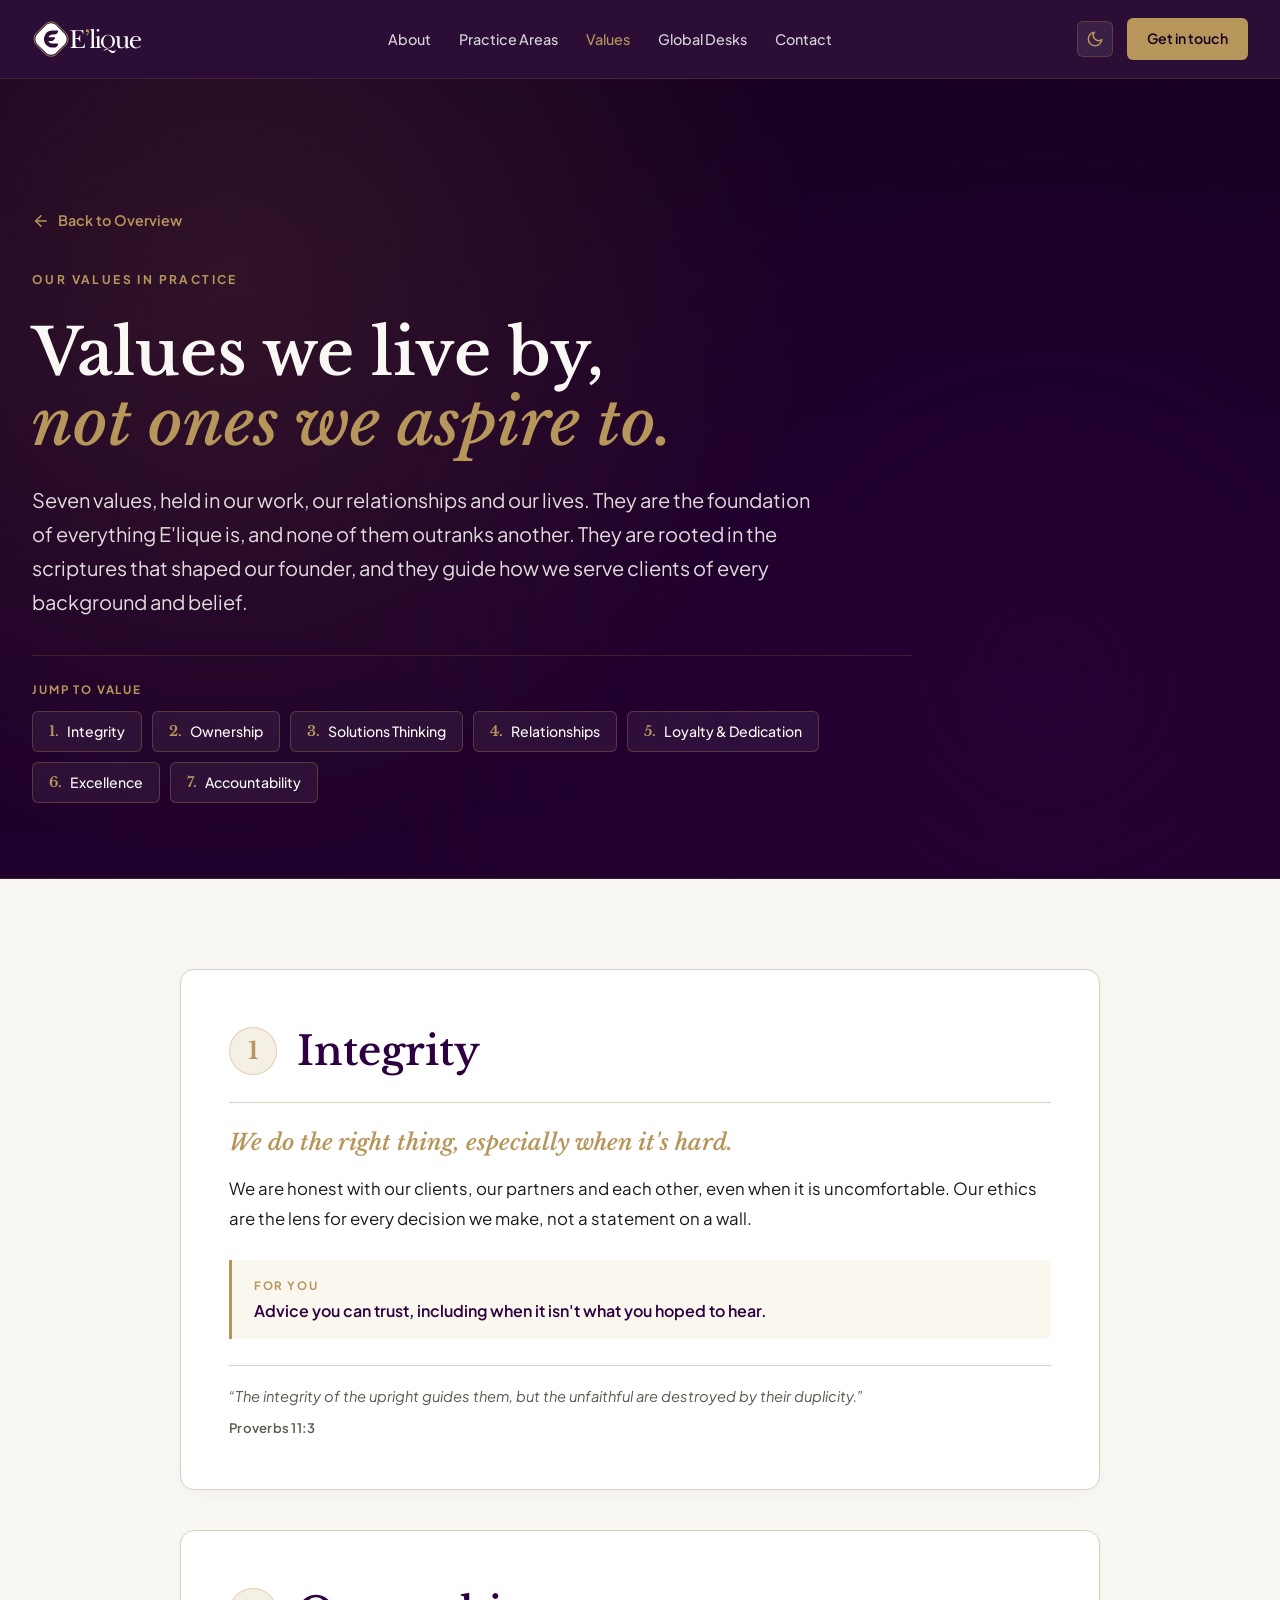
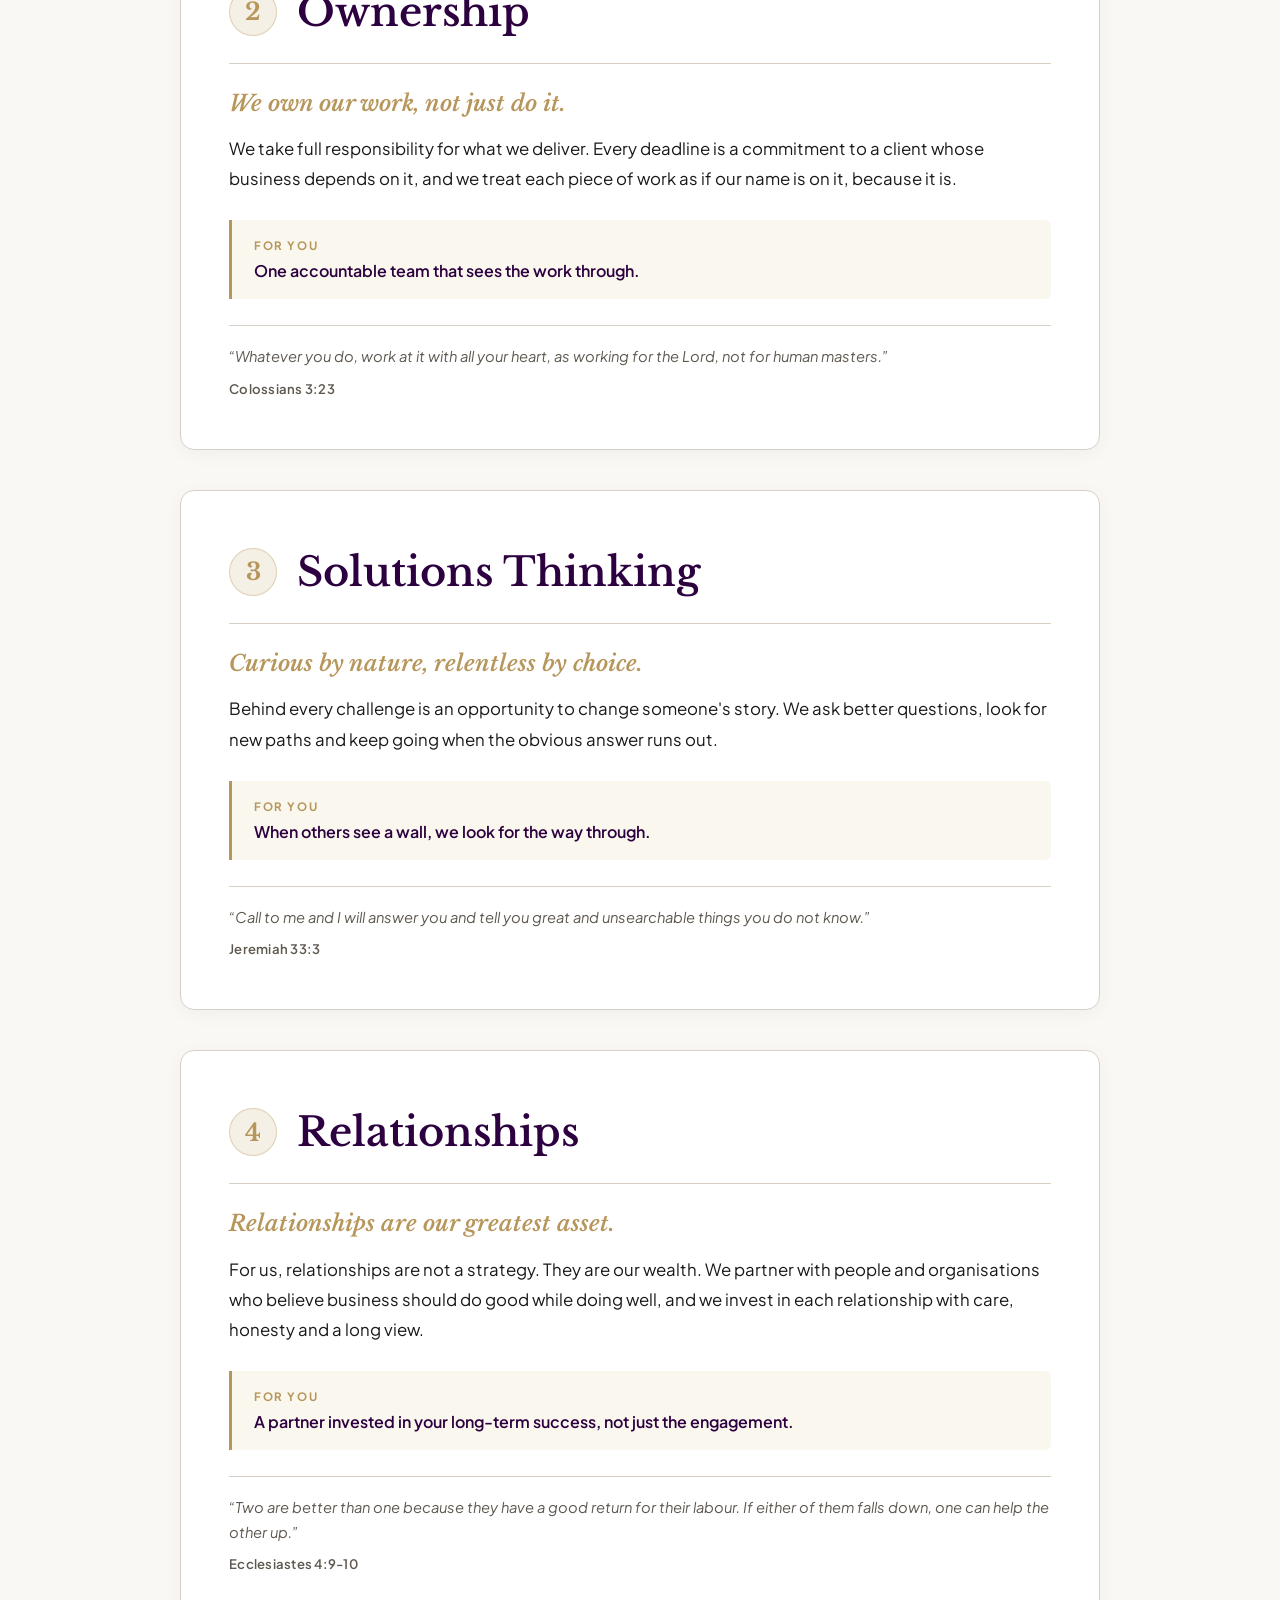
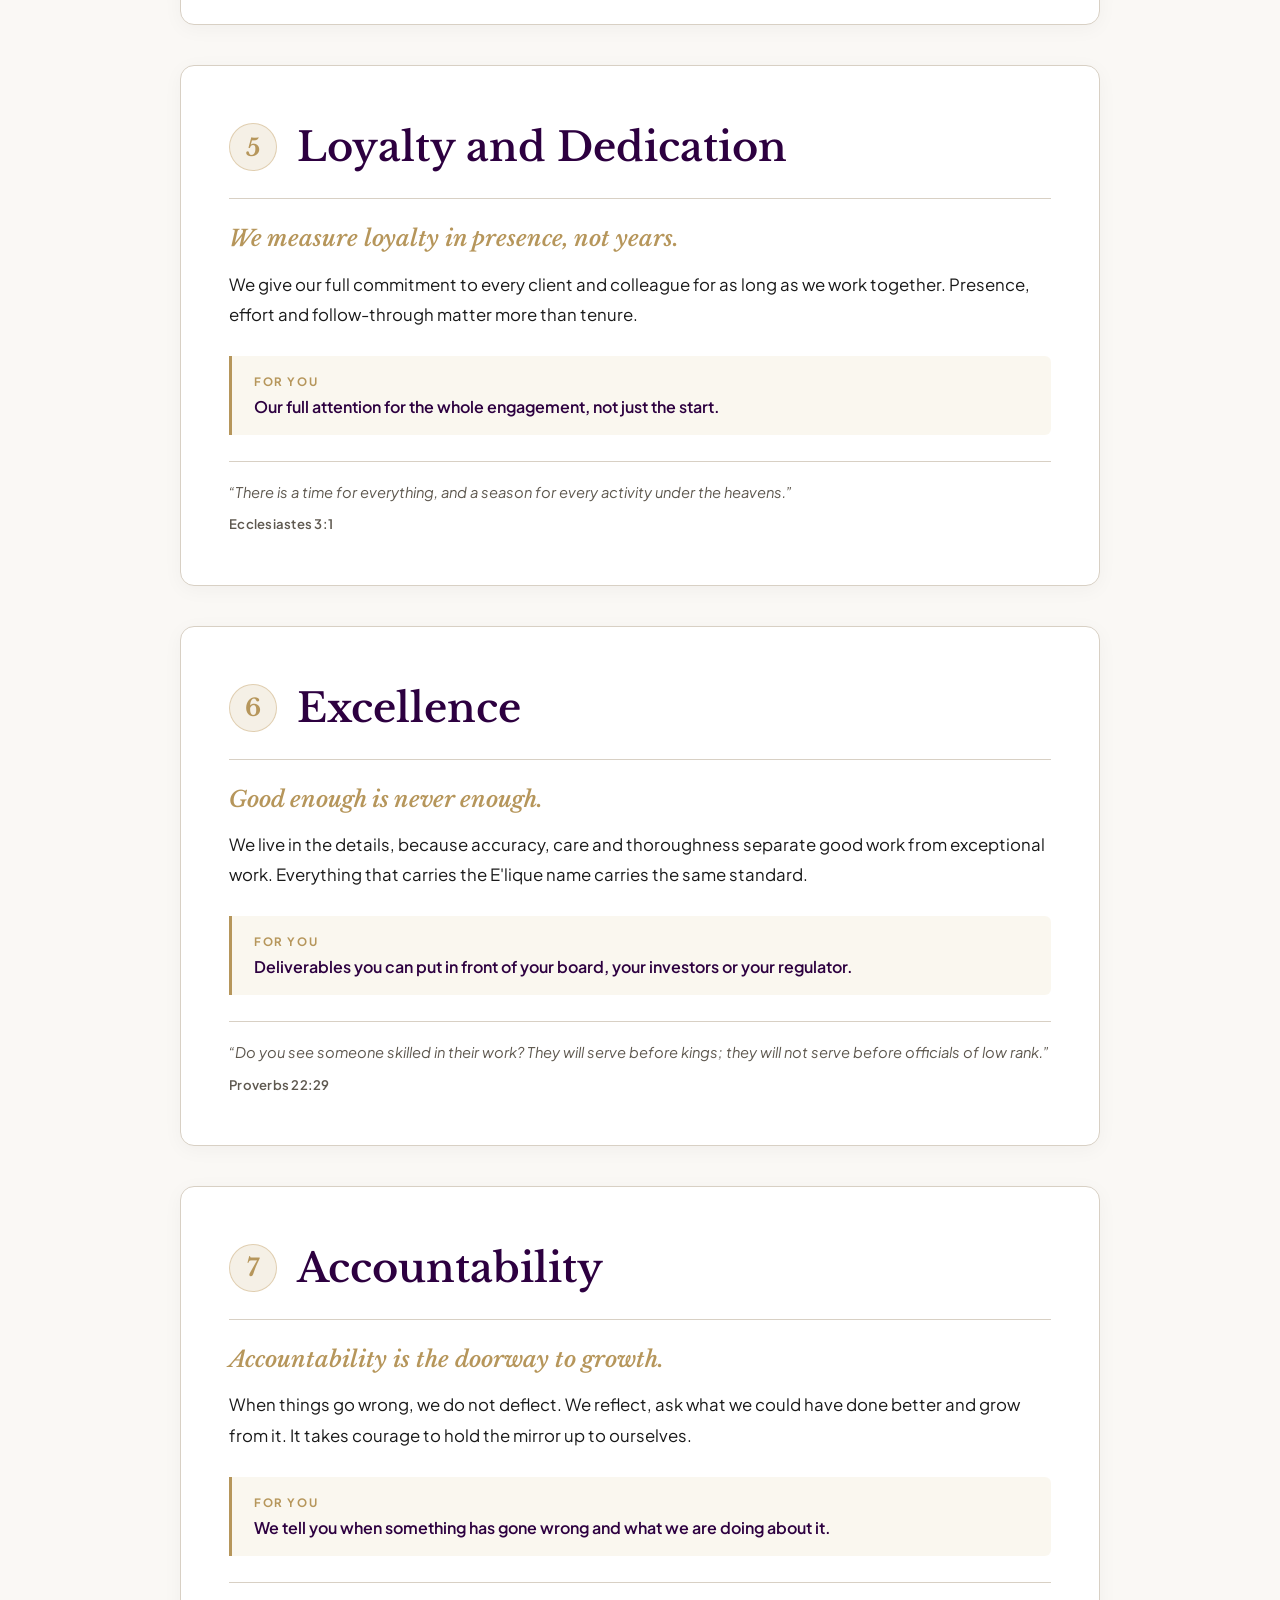
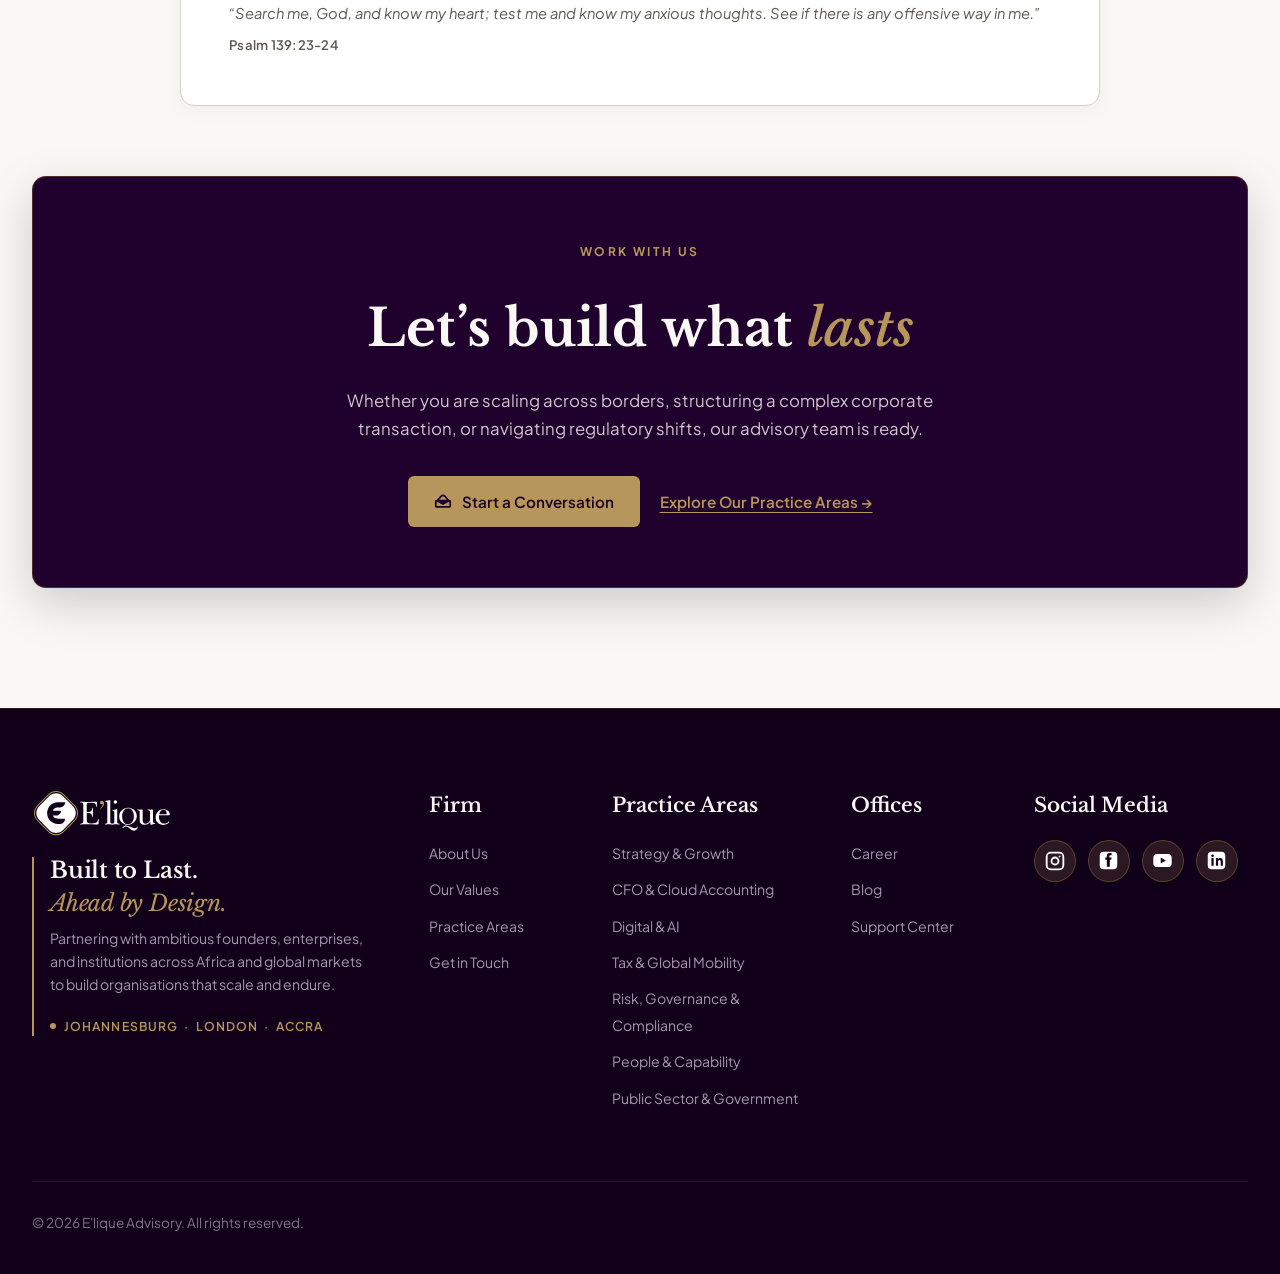
<file: values.html>
<!DOCTYPE html>
<html lang="en" data-theme="dark">
<head>
    <meta charset="utf-8">
    <meta name="viewport" content="width=device-width, initial-scale=1">
    <meta name="theme-color" content="#20002C">

    <title>Our Values in Practice | Integrity, Ownership &amp; Excellence – E'lique Advisory</title>
    <meta name="description" content="Values we live by, not ones we aspire to. Explore the seven core values of E'lique Advisory — Integrity, Ownership, Solutions Thinking, Relationships, Loyalty &amp; Dedication, Excellence, and Accountability — and what each means in practice.">
    <meta name="keywords" content="E'lique Advisory values, corporate values in practice, advisory firm integrity, ownership, solutions thinking, client relationships, excellence, accountability">
    <meta name="author" content="E'lique Advisory">
    <meta name="robots" content="index, follow, max-image-preview:large, max-snippet:-1, max-video-preview:-1">

    <!-- Canonical & International Hreflang Tags -->
    <link rel="canonical" href="https://eliqueadvisory.com/values">
    <link rel="alternate" hreflang="en" href="https://eliqueadvisory.com/values">
    <link rel="alternate" hreflang="en-ZA" href="https://eliqueadvisory.com/values">
    <link rel="alternate" hreflang="en-GB" href="https://eliqueadvisory.com/values">
    <link rel="alternate" hreflang="en-GH" href="https://eliqueadvisory.com/values">
    <link rel="alternate" hreflang="x-default" href="https://eliqueadvisory.com/values">

    <!-- OpenGraph / Social Metadata -->
    <meta property="og:site_name" content="E'lique Advisory">
    <meta property="og:type" content="article">
    <meta property="og:title" content="Our Values in Practice – E'lique Advisory">
    <meta property="og:description" content="Values we live by, not ones we aspire to. Seven values, held in our work, in our relationships and in our lives.">
    <meta property="og:url" content="https://eliqueadvisory.com/values">
    <meta property="og:locale" content="en_GB">
    <meta property="og:image" content="https://eliqueadvisory.com/images/og-cover.png">
    <meta property="og:image:type" content="image/png">
    <meta property="og:image:width" content="1200">
    <meta property="og:image:height" content="630">
    <meta property="og:image:alt" content="E'lique Advisory – Our Values in Practice">

    <!-- Twitter / X Card Metadata -->
    <meta name="twitter:card" content="summary_large_image">
    <meta name="twitter:title" content="Our Values in Practice – E'lique Advisory">
    <meta name="twitter:description" content="Values we live by, not ones we aspire to. Explore the seven core values of E'lique Advisory and what each means in practice.">
    <meta name="twitter:image" content="https://eliqueadvisory.com/images/og-cover.png">
    <meta name="twitter:image:alt" content="E'lique Advisory – Our Values in Practice">

    <!-- Staging Environment Guard: Prevents staging subdomains from competing with eliqueadvisory.com -->
    <script>
        if (window.location.hostname && !/^(www\.)?eliqueadvisory\.com$/i.test(window.location.hostname)) {
            var r = document.querySelector('meta[name="robots"]');
            if (r) r.setAttribute('content', 'noindex, nofollow');
        }
    </script>

    <!-- Google Fonts: Cormorant Garamond & Plus Jakarta Sans -->
    <link rel="preconnect" href="https://fonts.googleapis.com">
    <link rel="preconnect" href="https://fonts.gstatic.com" crossorigin>
    <link href="https://fonts.googleapis.com/css2?family=Cormorant+Garamond:ital,wght@0,500;0,600;0,700;1,400;1,600&family=Libre+Baskerville:ital,wght@0,400;0,700;1,400&family=Plus+Jakarta+Sans:wght@300;400;500;600;700&display=swap" rel="stylesheet">

    <!-- Favicon & Manifest -->
    <link rel="icon" type="image/png" href="images/favicon.png">
    <link rel="apple-touch-icon" href="images/favicon.png">
    <link rel="shortcut icon" href="favicon.ico">
    <link rel="manifest" href="site.webmanifest">

    <!-- Schema.org Structured Data (JSON-LD) -->
    <script type="application/ld+json">
    {
        "@context": "https://schema.org",
        "@graph": [
            {
                "@type": "AboutPage",
                "@id": "https://eliqueadvisory.com/values#webpage",
                "url": "https://eliqueadvisory.com/values",
                "name": "Our Values in Practice – E'lique Advisory",
                "description": "Values we live by, not ones we aspire to. The seven core values of E'lique Advisory and what each one means in practice.",
                "isPartOf": {
                    "@id": "https://eliqueadvisory.com/#website"
                },
                "about": {
                    "@id": "https://eliqueadvisory.com/#organization"
                },
                "inLanguage": "en",
                "mainEntity": {
                    "@type": "ItemList",
                    "name": "The Seven Core Values of E'lique Advisory",
                    "numberOfItems": 7,
                    "itemListElement": [
                        {
                            "@type": "ListItem",
                            "position": 1,
                            "name": "Integrity",
                            "description": "We do the right thing, especially when it's hard. Ethics are the lens for every decision we make, not a statement on a wall."
                        },
                        {
                            "@type": "ListItem",
                            "position": 2,
                            "name": "Ownership",
                            "description": "We own our work, not just do it. We take full responsibility for what we deliver, as if our name is on it."
                        },
                        {
                            "@type": "ListItem",
                            "position": 3,
                            "name": "Solutions Thinking",
                            "description": "Curious by nature, relentless by choice. We ask better questions and keep looking for the way forward."
                        },
                        {
                            "@type": "ListItem",
                            "position": 4,
                            "name": "Relationships",
                            "description": "Relationships are our greatest asset. They are not a strategy. They are our wealth, built with care, honesty and a long view."
                        },
                        {
                            "@type": "ListItem",
                            "position": 5,
                            "name": "Loyalty and Dedication",
                            "description": "We measure loyalty in presence, not years. Our full commitment to every client and colleague, for as long as we work together."
                        },
                        {
                            "@type": "ListItem",
                            "position": 6,
                            "name": "Excellence",
                            "description": "Good enough is never enough. Everything that carries the E'lique name carries the same standard."
                        },
                        {
                            "@type": "ListItem",
                            "position": 7,
                            "name": "Accountability",
                            "description": "Accountability is the doorway to growth. When things go wrong, we reflect, learn and tell you what we're doing about it."
                        }
                    ]
                }
            },
            {
                "@type": "BreadcrumbList",
                "@id": "https://eliqueadvisory.com/values#breadcrumb",
                "itemListElement": [
                    {
                        "@type": "ListItem",
                        "position": 1,
                        "name": "Home",
                        "item": "https://eliqueadvisory.com/"
                    },
                    {
                        "@type": "ListItem",
                        "position": 2,
                        "name": "Our Values in Practice",
                        "item": "https://eliqueadvisory.com/values"
                    }
                ]
            }
        ]
    }
    </script>

    <style>
        /* CSS Reset & Variables */
        :root {
            --primary-plum: #2D0040;
            --primary-dark: #1A0026;
            --plum-deep: #1A0026;
            --gold-accent: #B6965B;
            --gold-light: #C7A76C;
            --evergreen-teal: #184446;
            --bg-warm-creamy: #FAF8F5;
            --bg-card: #FFFFFF;
            --border-color: #D8D0C4;
            --text-heading: #2D0040;
            --text-body: #191919;
            --text-muted: #5E584F;
            --font-serif: 'Baskerville BT', 'Libre Baskerville', Baskerville, 'Cormorant Garamond', Georgia, serif;
            --font-sans: 'Plus Jakarta Sans', system-ui, -apple-system, sans-serif;
            --transition: 0.3s cubic-bezier(0.16, 1, 0.3, 1);
            --radius-btn: 6px;
            --radius-card: 14px;
        }

        [data-theme="dark-full"] {
            --bg-warm-creamy: #12001A;
            --bg-card: #1C0126;
            --border-color: rgba(175, 128, 54, 0.22);
            --text-heading: #FAF8F5;
            --text-body: #D4CDD9;
            --text-muted: #A396AD;
        }

        * {
            margin: 0;
            padding: 0;
            box-sizing: border-box;
        }

        html {
            scroll-behavior: smooth;
        }

        body {
            font-family: var(--font-sans);
            color: var(--text-body);
            background-color: var(--bg-warm-creamy);
            background-image:
                radial-gradient(ellipse 90% 60% at 50% 0%, rgba(196, 160, 82, 0.08) 0%, transparent 60%),
                radial-gradient(circle at 12% 28%, rgba(32, 0, 44, 0.035) 0%, transparent 40%),
                radial-gradient(circle at 88% 72%, rgba(196, 160, 82, 0.055) 0%, transparent 50%),
                linear-gradient(to right,  rgba(196, 160, 82, 0.045) 1px, transparent 1px),
                linear-gradient(to bottom, rgba(196, 160, 82, 0.045) 1px, transparent 1px);
            background-size: 100% 100%, 100% 100%, 100% 100%, 64px 64px, 64px 64px;
            background-attachment: fixed;
            line-height: 1.65;
            overflow-x: hidden;
            transition: background-color var(--transition), color var(--transition);
        }

        [data-theme="dark-full"] body {
            background-color: #110017;
            background-image:
                radial-gradient(ellipse 90% 60% at 50% 0%, rgba(88, 22, 122, 0.35) 0%, transparent 70%),
                radial-gradient(circle at 15% 35%, rgba(196, 160, 82, 0.09) 0%, transparent 45%),
                radial-gradient(circle at 85% 75%, rgba(88, 22, 122, 0.25) 0%, transparent 55%),
                linear-gradient(to right,  rgba(196, 160, 82, 0.05) 1px, transparent 1px),
                linear-gradient(to bottom, rgba(196, 160, 82, 0.05) 1px, transparent 1px);
            background-size: 100% 100%, 100% 100%, 100% 100%, 64px 64px, 64px 64px;
        }

        .container {
            width: 100%;
            max-width: 1380px;
            margin: 0 auto;
            padding: 0 32px;
        }

        @media (max-width: 768px) {
            .container {
                padding: 0 20px;
            }
        }

        .italic-gold {
            font-family: var(--font-serif);
            font-style: italic;
            color: var(--gold-accent);
            font-weight: 500;
        }

        .section-eyebrow {
            display: inline-block;
            font-size: 0.75rem;
            text-transform: uppercase;
            letter-spacing: 0.2em;
            font-weight: 700;
            color: var(--gold-accent);
            margin-bottom: 12px;
        }

        /* Header */
        .site-header {
            position: sticky;
            top: 0;
            z-index: 120;
            background: rgba(32, 0, 44, 0.95);
            backdrop-filter: blur(12px);
            -webkit-backdrop-filter: blur(12px);
            border-bottom: 1px solid rgba(175, 128, 54, 0.2);
        }

        .header-inner {
            display: flex;
            align-items: center;
            justify-content: space-between;
            height: 78px;
        }

        .brand-wrapper {
            display: flex;
            align-items: center;
            gap: 12px;
            text-decoration: none;
        }

        .brand-logo-img {
            height: 38px;
            width: auto;
            object-fit: contain;
        }

        .brand-title-fallback {
            font-family: var(--font-serif);
            font-size: 1.6rem;
            font-weight: 700;
            color: #FFFFFF;
            letter-spacing: 0.02em;
        }

        .main-nav-links {
            display: flex;
            align-items: center;
            gap: 28px;
            list-style: none;
        }

        .main-nav-links a {
            color: rgba(255, 255, 255, 0.82);
            text-decoration: none;
            font-size: 0.9rem;
            font-weight: 500;
            transition: color var(--transition);
        }

        .main-nav-links a:hover,
        .main-nav-links a.active {
            color: var(--gold-accent);
        }

        .header-controls {
            display: flex;
            align-items: center;
            gap: 14px;
        }

        .theme-toggle-btn {
            background: rgba(255, 255, 255, 0.08);
            border: 1px solid rgba(175, 128, 54, 0.3);
            border-radius: var(--radius-btn);
            color: var(--gold-accent);
            width: 36px;
            height: 36px;
            display: flex;
            align-items: center;
            justify-content: center;
            cursor: pointer;
            transition: all var(--transition);
        }

        .theme-toggle-btn:hover {
            background: rgba(175, 128, 54, 0.2);
            color: #FFFFFF;
        }

        .btn-header-contact {
            background: var(--gold-accent);
            color: #1A0024;
            font-weight: 600;
            font-size: 0.88rem;
            padding: 9px 20px;
            border-radius: var(--radius-btn);
            text-decoration: none;
            display: inline-flex;
            align-items: center;
            gap: 6px;
            transition: all var(--transition);
        }

        .btn-header-contact:hover {
            background: var(--gold-light);
            transform: translateY(-1px);
        }

        .mobile-hamburger {
            display: none;
            background: transparent;
            border: none;
            color: #FFFFFF;
            cursor: pointer;
            padding: 6px;
        }

        .mobile-drawer {
            display: none;
            flex-direction: column;
            background: #180022;
            padding: 20px 24px;
            border-bottom: 1px solid rgba(175, 128, 54, 0.2);
            gap: 14px;
        }

        .mobile-drawer.open {
            display: flex;
        }

        .mobile-drawer a {
            color: #FFFFFF;
            text-decoration: none;
            font-size: 0.95rem;
            padding: 6px 0;
        }

        /* Values Page Hero */
        .values-page-hero {
            background: #20002C;
            background-image: 
                radial-gradient(circle at 18% 25%, rgba(175, 128, 54, 0.15) 0%, transparent 48%),
                radial-gradient(circle at 82% 75%, rgba(45, 0, 64, 0.45) 0%, transparent 55%),
                linear-gradient(180deg, #180022 0%, #20002C 100%);
            padding: 130px 0 75px;
            border-bottom: 1px solid rgba(175, 128, 54, 0.22);
            position: relative;
            overflow: hidden;
        }

        .values-hero-nav {
            margin-bottom: 28px;
        }

        .back-link {
            display: inline-flex;
            align-items: center;
            gap: 8px;
            color: var(--gold-accent);
            font-size: 0.9rem;
            font-weight: 600;
            text-decoration: none;
            transition: transform var(--transition), color var(--transition);
        }

        .back-link:hover {
            color: #FFFFFF;
            transform: translateX(-4px);
        }

        .values-hero-content {
            max-width: 880px;
        }

        .values-hero-title {
            font-family: var(--font-serif);
            font-size: clamp(2.6rem, 5vw, 4.2rem);
            line-height: 1.1;
            color: #FAF8F5;
            font-weight: 600;
            margin: 16px 0 24px;
        }

        .values-hero-lead {
            font-size: clamp(1.05rem, 2vw, 1.25rem);
            color: rgba(250, 248, 245, 0.88);
            line-height: 1.7;
            max-width: 780px;
        }

        /* Short Jump Menu */
        .values-jump-nav {
            margin-top: 36px;
            padding-top: 24px;
            border-top: 1px solid rgba(175, 128, 54, 0.2);
        }

        .values-jump-nav-label {
            display: block;
            font-size: 0.72rem;
            font-weight: 700;
            letter-spacing: 0.16em;
            text-transform: uppercase;
            color: var(--gold-accent);
            margin-bottom: 12px;
        }

        .values-jump-list {
            display: flex;
            flex-wrap: wrap;
            gap: 10px;
            list-style: none;
        }

        .values-jump-link {
            display: inline-flex;
            align-items: center;
            gap: 8px;
            background: rgba(255, 255, 255, 0.06);
            border: 1px solid rgba(196, 160, 82, 0.28);
            color: #FAF8F5;
            padding: 8px 16px;
            border-radius: var(--radius-btn);
            font-size: 0.88rem;
            font-weight: 500;
            text-decoration: none;
            transition: all var(--transition);
        }

        .values-jump-link:hover {
            background: var(--gold-accent);
            color: #180022;
            border-color: var(--gold-accent);
            transform: translateY(-2px);
        }

        .values-jump-link span.jump-num {
            font-family: var(--font-serif);
            color: var(--gold-accent);
            font-weight: 700;
        }

        .values-jump-link:hover span.jump-num {
            color: #180022;
        }

        /* Values Detail Section */
        .values-detail-section {
            background-color: var(--bg-warm-creamy);
            padding: 90px 0 120px;
            transition: background-color var(--transition);
        }

        .values-detail-list {
            display: flex;
            flex-direction: column;
            gap: 40px;
            max-width: 920px;
            margin: 0 auto;
        }

        .value-detail-card {
            background: var(--bg-card);
            border: 1px solid var(--border-color);
            border-radius: var(--radius-card);
            padding: 48px;
            box-shadow: 0 4px 20px rgba(0, 0, 0, 0.04);
            transition: transform var(--transition), box-shadow var(--transition), border-color var(--transition);
            position: relative;
            scroll-margin-top: 100px;
        }

        .value-detail-card:hover {
            transform: translateY(-2px);
            box-shadow: 0 12px 36px rgba(0, 0, 0, 0.08);
            border-color: rgba(175, 128, 54, 0.35);
        }

        .value-card-header {
            display: flex;
            align-items: center;
            gap: 20px;
            margin-bottom: 24px;
            padding-bottom: 18px;
            border-bottom: 1px solid var(--border-color);
        }

        .value-card-num {
            width: 48px;
            height: 48px;
            border-radius: 50%;
            background: rgba(175, 128, 54, 0.12);
            color: var(--gold-accent);
            display: flex;
            align-items: center;
            justify-content: center;
            font-family: var(--font-serif);
            font-size: 1.5rem;
            font-weight: 700;
            flex-shrink: 0;
            border: 1px solid rgba(175, 128, 54, 0.3);
        }

        .value-card-heading {
            font-family: var(--font-serif);
            font-size: clamp(2rem, 3.2vw, 2.5rem);
            color: var(--text-heading);
            margin: 0;
            font-weight: 600;
        }

        /* 1. Tagline: Highest prominence in the hierarchy */
        .value-prominent-tagline {
            font-family: var(--font-serif);
            font-size: 1.4rem;
            font-weight: 600;
            font-style: italic;
            color: var(--gold-accent);
            line-height: 1.35;
            margin-bottom: 16px;
        }

        /* 2. Paragraph: Short explanatory body */
        .value-card-body-paragraph {
            font-size: 1.05rem;
            line-height: 1.8;
            color: var(--text-body);
            margin-bottom: 24px;
        }

        /* 3. "For you" line: Stands out with brand gold accent */
        .value-for-you-box {
            margin: 26px 0;
            padding: 16px 22px;
            background: rgba(196, 160, 82, 0.09);
            border-left: 3px solid var(--gold-accent);
            border-radius: 0 var(--radius-btn) var(--radius-btn) 0;
            display: flex;
            flex-direction: column;
            gap: 4px;
        }

        .value-for-you-label {
            font-size: 0.72rem;
            font-weight: 700;
            letter-spacing: 0.14em;
            text-transform: uppercase;
            color: var(--gold-accent);
        }

        .value-for-you-text {
            font-size: 1rem;
            font-weight: 600;
            color: var(--text-heading);
            line-height: 1.5;
        }

        /* 4. Scripture quote: Smaller, muted colour, in italics, with reference underneath */
        .value-scripture-container {
            margin-top: 24px;
            padding-top: 18px;
            border-top: 1px solid var(--border-color);
        }

        .value-scripture-quote {
            font-size: 0.92rem;
            font-style: italic;
            color: var(--text-muted);
            line-height: 1.65;
            margin-bottom: 6px;
        }

        .value-scripture-ref {
            display: inline-block;
            font-size: 0.82rem;
            color: var(--text-muted);
            font-weight: 600;
            font-style: normal;
            letter-spacing: 0.02em;
        }

        /* Values CTA Banner */
        .values-cta-box {
            margin-top: 70px;
            background: #20002C;
            border: 1px solid rgba(175, 128, 54, 0.35);
            border-radius: var(--radius-card);
            padding: 60px 48px;
            text-align: center;
            box-shadow: 0 16px 48px rgba(0, 0, 0, 0.18);
        }

        .values-cta-inner {
            max-width: 680px;
            margin: 0 auto;
        }

        .values-cta-title {
            font-family: var(--font-serif);
            font-size: clamp(2.2rem, 4vw, 3.2rem);
            color: #FAF8F5;
            margin: 12px 0 16px;
        }

        .values-cta-text {
            font-size: 1.05rem;
            color: rgba(250, 248, 245, 0.8);
            line-height: 1.7;
            margin-bottom: 32px;
        }

        .values-cta-actions {
            display: flex;
            justify-content: center;
            align-items: center;
            flex-wrap: wrap;
            gap: 20px;
        }

        .btn-primary-card {
            background: var(--gold-accent);
            color: #1A0024;
            font-weight: 600;
            font-size: 0.95rem;
            padding: 13px 26px;
            border-radius: 6px;
            text-decoration: none;
            display: inline-flex;
            align-items: center;
            gap: 10px;
            transition: all var(--transition);
        }

        .btn-primary-card:hover {
            background: var(--gold-light);
            transform: translateY(-2px);
        }

        .btn-secondary-link {
            color: var(--gold-accent);
            font-weight: 600;
            font-size: 0.95rem;
            text-decoration: underline;
            text-underline-offset: 4px;
            transition: color var(--transition);
        }

        .btn-secondary-link:hover {
            color: #FFFFFF;
        }

        /* Footer */
        .site-footer {
            background: #12001A;
            color: #D4CDD9;
            padding: 80px 0 40px;
            border-top: 1px solid rgba(175, 128, 54, 0.2);
        }

        .footer-grid {
            display: grid;
            grid-template-columns: 2.3fr 0.95fr 1.3fr 0.95fr 1.35fr;
            gap: 32px;
            margin-bottom: 60px;
        }

        .footer-brand {
            display: flex;
            flex-direction: column;
            align-items: flex-start;
            padding-right: 20px;
        }

        .footer-brand-logo {
            display: inline-flex;
            align-items: center;
            text-decoration: none;
            margin-bottom: 18px;
        }

        .footer-brand-img {
            height: 48px;
            width: auto;
            max-width: 195px;
            object-fit: contain;
            display: block;
        }

        .footer-brand-card {
            position: relative;
            padding-left: 16px;
            border-left: 2px solid var(--gold-accent);
            margin-top: 2px;
        }

        .footer-brand-statement {
            display: flex;
            flex-wrap: wrap;
            align-items: baseline;
            gap: 6px;
            margin-bottom: 10px;
        }

        .footer-brand-statement .statement-line-1 {
            font-family: var(--font-serif);
            font-size: 1.42rem;
            font-weight: 600;
            color: #FAF8F5;
            line-height: 1.2;
            letter-spacing: -0.01em;
        }

        .footer-brand-statement .statement-line-2 {
            font-family: var(--font-serif);
            font-size: 1.42rem;
            font-weight: 400;
            font-style: italic;
            color: var(--gold-accent);
            line-height: 1.2;
            letter-spacing: -0.01em;
        }

        .footer-brand-desc {
            font-size: 0.88rem;
            color: #A396AD;
            line-height: 1.62;
            max-width: 315px;
            margin-bottom: 14px;
        }

        .footer-brand-desks {
            display: inline-flex;
            align-items: center;
            gap: 8px;
            font-size: 0.76rem;
            font-weight: 600;
            letter-spacing: 0.09em;
            text-transform: uppercase;
            color: var(--gold-accent);
        }

        .footer-brand-desks::before {
            content: "";
            width: 6px;
            height: 6px;
            border-radius: 50%;
            background: var(--gold-accent);
            display: inline-block;
        }

        .footer-col h4 {
            font-family: var(--font-serif);
            font-size: 1.25rem;
            color: #FAF8F5;
            margin-bottom: 18px;
            font-weight: 600;
        }

        .footer-social-row {
            display: flex;
            align-items: center;
            gap: 12px;
            margin-top: 6px;
            flex-wrap: nowrap;
        }

        .social-icon-btn {
            width: 42px;
            height: 42px;
            border-radius: 50%;
            background: rgba(196, 160, 82, 0.15);
            border: 1px solid rgba(196, 160, 82, 0.3);
            color: #FAF8F5;
            display: inline-flex;
            align-items: center;
            justify-content: center;
            text-decoration: none;
            transition: all var(--transition);
            box-shadow: 0 2px 8px rgba(0, 0, 0, 0.2);
            flex-shrink: 0;
        }

        .social-icon-btn:hover {
            background: var(--gold-accent);
            color: #20002C;
            transform: translateY(-2px);
            box-shadow: 0 4px 14px rgba(196, 160, 82, 0.35);
        }

        .social-icon-btn .social-cutout {
            fill: #14001B;
            transition: fill var(--transition);
        }

        .social-icon-btn:hover .social-cutout {
            fill: #20002C;
        }

        .footer-col ul {
            list-style: none;
        }

        .footer-col li {
            margin-bottom: 10px;
        }

        .footer-col a {
            color: #A396AD;
            text-decoration: none;
            font-size: 0.88rem;
            transition: color var(--transition);
        }

        .footer-col a:hover {
            color: var(--gold-accent);
        }

        .footer-bottom {
            border-top: 1px solid rgba(255, 255, 255, 0.08);
            padding-top: 30px;
            display: flex;
            justify-content: space-between;
            font-size: 0.85rem;
            color: #7E7485;
            flex-wrap: wrap;
            gap: 16px;
        }

        /* GTranslate Floating Switcher */
        .gtranslate_wrapper {
            position: fixed !important;
            bottom: 16px !important;
            right: 20px !important;
            z-index: 999999 !important;
        }

        .gt_float_switcher {
            box-shadow: 0 6px 24px rgba(0, 0, 0, 0.18) !important;
            border-radius: 4px !important;
            font-family: var(--font-sans) !important;
            font-weight: 600 !important;
        }

        /* Mobile Responsiveness */
        @media (max-width: 768px) {
            .main-nav-links { display: none; }
            .mobile-hamburger { display: block; }
            .value-detail-card { padding: 32px 20px; }
            .value-card-header { gap: 14px; }
            .values-cta-box { padding: 40px 24px; }
            .footer-grid { grid-template-columns: 1fr; }
        }
    </style>
</head>
<body>
    <!-- Site Header -->
    <header class="site-header">
        <div class="container">
            <div class="header-inner">
                <a href="./" class="brand-wrapper" aria-label="E'lique Advisory">
                    <img src="images/logo-white.svg" alt="E'lique Advisory" class="brand-logo-img" onerror="this.src='images/logo-white.png'; this.onerror=function(){ this.style.display='none'; document.getElementById('values-fallback-title').style.display='block'; };">
                    <span id="values-fallback-title" class="brand-title-fallback" style="display: none;">E'lique Advisory</span>
                </a>

                <ul class="main-nav-links">
                    <li><a href="./#about">About</a></li>
                    <li><a href="./#services">Practice Areas</a></li>
                    <li><a href="values" class="active">Values</a></li>
                    <li><a href="./#footprint">Global Desks</a></li>
                    <li><a href="./#contact">Contact</a></li>
                </ul>

                <div class="header-controls">
                    <button type="button" class="theme-toggle-btn" id="theme-toggle-btn" aria-label="Toggle Theme" title="Toggle Dark/Light Mode">
                        <svg id="theme-sun-icon" width="18" height="18" viewBox="0 0 24 24" fill="none" stroke="currentColor" stroke-width="2" stroke-linecap="round" stroke-linejoin="round" style="display: none;">
                            <circle cx="12" cy="12" r="5"></circle>
                            <line x1="12" y1="1" x2="12" y2="3"></line>
                            <line x1="12" y1="21" x2="12" y2="23"></line>
                            <line x1="4.22" y1="4.22" x2="5.64" y2="5.64"></line>
                            <line x1="18.36" y1="18.36" x2="19.78" y2="19.78"></line>
                            <line x1="1" y1="12" x2="3" y2="12"></line>
                            <line x1="21" y1="12" x2="23" y2="12"></line>
                            <line x1="4.22" y1="19.78" x2="5.64" y2="18.36"></line>
                            <line x1="18.36" y1="5.64" x2="19.78" y2="4.22"></line>
                        </svg>
                        <svg id="theme-moon-icon" width="18" height="18" viewBox="0 0 24 24" fill="none" stroke="currentColor" stroke-width="2" stroke-linecap="round" stroke-linejoin="round">
                            <path d="M21 12.79A9 9 0 1 1 11.21 3 7 7 0 0 0 21 12.79z"></path>
                        </svg>
                    </button>

                    <a href="./#contact" class="btn-header-contact">
                        <span>Get in touch</span>
                    </a>

                    <button type="button" class="mobile-hamburger" id="mobile-toggle" aria-label="Open Navigation">
                        <svg width="24" height="24" viewBox="0 0 24 24" fill="none" stroke="currentColor" stroke-width="2" stroke-linecap="round" stroke-linejoin="round">
                            <line x1="3" y1="12" x2="21" y2="12"></line>
                            <line x1="3" y1="6" x2="21" y2="6"></line>
                            <line x1="3" y1="18" x2="21" y2="18"></line>
                        </svg>
                    </button>
                </div>
            </div>
        </div>

        <!-- Mobile Drawer -->
        <div class="mobile-drawer" id="mobile-drawer">
            <a href="./#about" class="m-link">About</a>
            <a href="./#services" class="m-link">Practice Areas</a>
            <a href="values" class="m-link" style="color: var(--gold-accent);">Values</a>
            <a href="./#footprint" class="m-link">Global Desks</a>
            <a href="./#contact" class="m-link">Contact</a>
            <a href="./#contact" class="btn-header-contact" style="justify-content: center; margin-top: 8px;">
                Get in touch
            </a>
        </div>
    </header>

    <!-- Values Page Hero Header -->
    <section class="values-page-hero">
        <div class="container">
            <div class="values-hero-nav">
                <a href="./#values" class="back-link">
                    <svg width="18" height="18" viewBox="0 0 24 24" fill="none" stroke="currentColor" stroke-width="2" stroke-linecap="round" stroke-linejoin="round">
                        <line x1="19" y1="12" x2="5" y2="12"></line>
                        <polyline points="12 19 5 12 12 5"></polyline>
                    </svg>
                    <span>Back to Overview</span>
                </a>
            </div>

            <div class="values-hero-content">
                <span class="section-eyebrow">OUR VALUES IN PRACTICE</span>
                <h1 class="values-hero-title">Values we live by, <br><span class="italic-gold">not ones we aspire to.</span></h1>
                <p class="values-hero-lead">
                    Seven values, held in our work, our relationships and our lives. They are the foundation of everything E'lique is, and none of them outranks another. They are rooted in the scriptures that shaped our founder, and they guide how we serve clients of every background and belief.
                </p>

                <!-- Short jump menu near the top linking to all seven values -->
                <nav class="values-jump-nav" aria-label="Jump to value">
                    <span class="values-jump-nav-label">Jump to Value</span>
                    <ul class="values-jump-list">
                        <li><a href="#value-1" class="values-jump-link"><span class="jump-num">1.</span> Integrity</a></li>
                        <li><a href="#value-2" class="values-jump-link"><span class="jump-num">2.</span> Ownership</a></li>
                        <li><a href="#value-3" class="values-jump-link"><span class="jump-num">3.</span> Solutions Thinking</a></li>
                        <li><a href="#value-4" class="values-jump-link"><span class="jump-num">4.</span> Relationships</a></li>
                        <li><a href="#value-5" class="values-jump-link"><span class="jump-num">5.</span> Loyalty &amp; Dedication</a></li>
                        <li><a href="#value-6" class="values-jump-link"><span class="jump-num">6.</span> Excellence</a></li>
                        <li><a href="#value-7" class="values-jump-link"><span class="jump-num">7.</span> Accountability</a></li>
                    </ul>
                </nav>
            </div>
        </div>
    </section>

    <!-- Values Detail Section -->
    <section class="values-detail-section">
        <div class="container">
            <div class="values-detail-list">
                <!-- 1. Integrity -->
                <article class="value-detail-card" id="value-1">
                    <div class="value-card-header">
                        <div class="value-card-num">1</div>
                        <h2 class="value-card-heading">Integrity</h2>
                    </div>
                    <div class="value-card-body">
                        <!-- 1. Tagline -->
                        <p class="value-prominent-tagline">We do the right thing, especially when it's hard.</p>
                        <!-- 2. Paragraph (Body) -->
                        <p class="value-card-body-paragraph">We are honest with our clients, our partners and each other, even when it is uncomfortable. Our ethics are the lens for every decision we make, not a statement on a wall.</p>
                        <!-- 3. For you line -->
                        <div class="value-for-you-box">
                            <span class="value-for-you-label">For you</span>
                            <div class="value-for-you-text">Advice you can trust, including when it isn't what you hoped to hear.</div>
                        </div>
                        <!-- 4. Scripture quote -->
                        <div class="value-scripture-container">
                            <blockquote class="value-scripture-quote">“The integrity of the upright guides them, but the unfaithful are destroyed by their duplicity.”</blockquote>
                            <cite class="value-scripture-ref">Proverbs 11:3</cite>
                        </div>
                    </div>
                </article>

                <!-- 2. Ownership -->
                <article class="value-detail-card" id="value-2">
                    <div class="value-card-header">
                        <div class="value-card-num">2</div>
                        <h2 class="value-card-heading">Ownership</h2>
                    </div>
                    <div class="value-card-body">
                        <!-- 1. Tagline -->
                        <p class="value-prominent-tagline">We own our work, not just do it.</p>
                        <!-- 2. Paragraph (Body) -->
                        <p class="value-card-body-paragraph">We take full responsibility for what we deliver. Every deadline is a commitment to a client whose business depends on it, and we treat each piece of work as if our name is on it, because it is.</p>
                        <!-- 3. For you line -->
                        <div class="value-for-you-box">
                            <span class="value-for-you-label">For you</span>
                            <div class="value-for-you-text">One accountable team that sees the work through.</div>
                        </div>
                        <!-- 4. Scripture quote -->
                        <div class="value-scripture-container">
                            <blockquote class="value-scripture-quote">“Whatever you do, work at it with all your heart, as working for the Lord, not for human masters.”</blockquote>
                            <cite class="value-scripture-ref">Colossians 3:23</cite>
                        </div>
                    </div>
                </article>

                <!-- 3. Solutions Thinking -->
                <article class="value-detail-card" id="value-3">
                    <div class="value-card-header">
                        <div class="value-card-num">3</div>
                        <h2 class="value-card-heading">Solutions Thinking</h2>
                    </div>
                    <div class="value-card-body">
                        <!-- 1. Tagline -->
                        <p class="value-prominent-tagline">Curious by nature, relentless by choice.</p>
                        <!-- 2. Paragraph (Body) -->
                        <p class="value-card-body-paragraph">Behind every challenge is an opportunity to change someone's story. We ask better questions, look for new paths and keep going when the obvious answer runs out.</p>
                        <!-- 3. For you line -->
                        <div class="value-for-you-box">
                            <span class="value-for-you-label">For you</span>
                            <div class="value-for-you-text">When others see a wall, we look for the way through.</div>
                        </div>
                        <!-- 4. Scripture quote -->
                        <div class="value-scripture-container">
                            <blockquote class="value-scripture-quote">“Call to me and I will answer you and tell you great and unsearchable things you do not know.”</blockquote>
                            <cite class="value-scripture-ref">Jeremiah 33:3</cite>
                        </div>
                    </div>
                </article>

                <!-- 4. Relationships -->
                <article class="value-detail-card" id="value-4">
                    <div class="value-card-header">
                        <div class="value-card-num">4</div>
                        <h2 class="value-card-heading">Relationships</h2>
                    </div>
                    <div class="value-card-body">
                        <!-- 1. Tagline -->
                        <p class="value-prominent-tagline">Relationships are our greatest asset.</p>
                        <!-- 2. Paragraph (Body) -->
                        <p class="value-card-body-paragraph">For us, relationships are not a strategy. They are our wealth. We partner with people and organisations who believe business should do good while doing well, and we invest in each relationship with care, honesty and a long view.</p>
                        <!-- 3. For you line -->
                        <div class="value-for-you-box">
                            <span class="value-for-you-label">For you</span>
                            <div class="value-for-you-text">A partner invested in your long-term success, not just the engagement.</div>
                        </div>
                        <!-- 4. Scripture quote -->
                        <div class="value-scripture-container">
                            <blockquote class="value-scripture-quote">“Two are better than one because they have a good return for their labour. If either of them falls down, one can help the other up.”</blockquote>
                            <cite class="value-scripture-ref">Ecclesiastes 4:9-10</cite>
                        </div>
                    </div>
                </article>

                <!-- 5. Loyalty and Dedication -->
                <article class="value-detail-card" id="value-5">
                    <div class="value-card-header">
                        <div class="value-card-num">5</div>
                        <h2 class="value-card-heading">Loyalty and Dedication</h2>
                    </div>
                    <div class="value-card-body">
                        <!-- 1. Tagline -->
                        <p class="value-prominent-tagline">We measure loyalty in presence, not years.</p>
                        <!-- 2. Paragraph (Body) -->
                        <p class="value-card-body-paragraph">We give our full commitment to every client and colleague for as long as we work together. Presence, effort and follow-through matter more than tenure.</p>
                        <!-- 3. For you line -->
                        <div class="value-for-you-box">
                            <span class="value-for-you-label">For you</span>
                            <div class="value-for-you-text">Our full attention for the whole engagement, not just the start.</div>
                        </div>
                        <!-- 4. Scripture quote -->
                        <div class="value-scripture-container">
                            <blockquote class="value-scripture-quote">“There is a time for everything, and a season for every activity under the heavens.”</blockquote>
                            <cite class="value-scripture-ref">Ecclesiastes 3:1</cite>
                        </div>
                    </div>
                </article>

                <!-- 6. Excellence -->
                <article class="value-detail-card" id="value-6">
                    <div class="value-card-header">
                        <div class="value-card-num">6</div>
                        <h2 class="value-card-heading">Excellence</h2>
                    </div>
                    <div class="value-card-body">
                        <!-- 1. Tagline -->
                        <p class="value-prominent-tagline">Good enough is never enough.</p>
                        <!-- 2. Paragraph (Body) -->
                        <p class="value-card-body-paragraph">We live in the details, because accuracy, care and thoroughness separate good work from exceptional work. Everything that carries the E'lique name carries the same standard.</p>
                        <!-- 3. For you line -->
                        <div class="value-for-you-box">
                            <span class="value-for-you-label">For you</span>
                            <div class="value-for-you-text">Deliverables you can put in front of your board, your investors or your regulator.</div>
                        </div>
                        <!-- 4. Scripture quote -->
                        <div class="value-scripture-container">
                            <blockquote class="value-scripture-quote">“Do you see someone skilled in their work? They will serve before kings; they will not serve before officials of low rank.”</blockquote>
                            <cite class="value-scripture-ref">Proverbs 22:29</cite>
                        </div>
                    </div>
                </article>

                <!-- 7. Accountability -->
                <article class="value-detail-card" id="value-7">
                    <div class="value-card-header">
                        <div class="value-card-num">7</div>
                        <h2 class="value-card-heading">Accountability</h2>
                    </div>
                    <div class="value-card-body">
                        <!-- 1. Tagline -->
                        <p class="value-prominent-tagline">Accountability is the doorway to growth.</p>
                        <!-- 2. Paragraph (Body) -->
                        <p class="value-card-body-paragraph">When things go wrong, we do not deflect. We reflect, ask what we could have done better and grow from it. It takes courage to hold the mirror up to ourselves.</p>
                        <!-- 3. For you line -->
                        <div class="value-for-you-box">
                            <span class="value-for-you-label">For you</span>
                            <div class="value-for-you-text">We tell you when something has gone wrong and what we are doing about it.</div>
                        </div>
                        <!-- 4. Scripture quote -->
                        <div class="value-scripture-container">
                            <blockquote class="value-scripture-quote">“Search me, God, and know my heart; test me and know my anxious thoughts. See if there is any offensive way in me.”</blockquote>
                            <cite class="value-scripture-ref">Psalm 139:23-24</cite>
                        </div>
                    </div>
                </article>
            </div>

            <!-- Call to Action Banner -->
            <div class="values-cta-box">
                <div class="values-cta-inner">
                    <span class="section-eyebrow">WORK WITH US</span>
                    <h2 class="values-cta-title">Let’s build what <span class="italic-gold">lasts</span></h2>
                    <p class="values-cta-text">
                        Whether you are scaling across borders, structuring a complex corporate transaction, or navigating regulatory shifts, our advisory team is ready.
                    </p>
                    <div class="values-cta-actions">
                        <a href="./#contact" class="btn-primary-card">
                            <svg width="18" height="15" viewBox="0 0 20 16" fill="none" aria-hidden="true">
                                <path d="M3 8L7.8 2.2C8.8 1 11.2 1 12.2 2.2L17 8" stroke="currentColor" stroke-width="2" stroke-linecap="round" stroke-linejoin="round" />
                                <path fill-rule="evenodd" clip-rule="evenodd" d="M1 8C1 6.89543 1.89543 6 3 6H17C18.1046 6 19 6.89543 19 8V13C19 14.1046 18.1046 15 17 15H3C1.89543 15 1 14.1046 1 13V8ZM3 8L10 12L17 8V13H3V8Z" fill="currentColor" />
                            </svg>
                            <span>Start a Conversation</span>
                        </a>
                        <a href="./#services" class="btn-secondary-link">
                            Explore Our Practice Areas &rarr;
                        </a>
                    </div>
                </div>
            </div>
        </div>
    </section>

    <!-- Corporate Footer -->
    <footer class="site-footer">
        <div class="container">
            <div class="footer-grid">
                <div class="footer-brand">
                    <a href="./" class="footer-brand-logo" aria-label="E'lique Advisory">
                        <img src="images/logo-white.svg" alt="E'lique Advisory" class="footer-brand-img" onerror="this.src='images/logo-white.png';">
                    </a>
                    <div class="footer-brand-card">
                        <div class="footer-brand-statement">
                            <span class="statement-line-1">Built to Last.</span>
                            <span class="statement-line-2 italic-gold">Ahead by Design.</span>
                        </div>
                        <p class="footer-brand-desc">
                            Partnering with ambitious founders, enterprises, and institutions across Africa and global markets to build organisations that scale and endure.
                        </p>
                        <div class="footer-brand-desks">Johannesburg &nbsp;&middot;&nbsp; London &nbsp;&middot;&nbsp; Accra</div>
                    </div>
                </div>

                <div class="footer-col">
                    <h4>Firm</h4>
                    <ul>
                        <li><a href="./#about">About Us</a></li>
                        <li><a href="values">Our Values</a></li>
                        <li><a href="./#services">Practice Areas</a></li>
                        <li><a href="./#contact">Get in Touch</a></li>
                    </ul>
                </div>

                <div class="footer-col">
                    <h4>Practice Areas</h4>
                    <ul>
                        <li><a href="./#strategy-growth">Strategy &amp; Growth</a></li>
                        <li><a href="./#cfo-cloud-accounting">CFO &amp; Cloud Accounting</a></li>
                        <li><a href="./#digital-ai">Digital &amp; AI</a></li>
                        <li><a href="./#tax-global-mobility">Tax &amp; Global Mobility</a></li>
                        <li><a href="./#risk-governance-compliance">Risk, Governance &amp; Compliance</a></li>
                        <li><a href="./#people-capability">People &amp; Capability</a></li>
                        <li><a href="./#public-sector-government">Public Sector &amp; Government</a></li>
                    </ul>
                </div>

                <div class="footer-col">
                    <h4>Offices</h4>
                    <ul>
                        <li><a href="./#contact">Career</a></li>
                        <li><a href="./#about">Blog</a></li>
                        <li><a href="./#contact">Support Center</a></li>
                    </ul>
                </div>

                <div class="footer-col">
                    <h4>Social Media</h4>
                    <div class="footer-social-row">
                        <!-- Instagram -->
                        <a href="https://www.instagram.com/elique.global" target="_blank" rel="noopener noreferrer" class="social-icon-btn" aria-label="Instagram (@elique.global)" title="Instagram (@elique.global)">
                            <svg width="20" height="20" viewBox="0 0 24 24" fill="none" stroke="#FFFFFF" stroke-width="2.2" stroke-linecap="round" stroke-linejoin="round" aria-hidden="true">
                                <rect x="2" y="2" width="20" height="20" rx="5" ry="5"></rect>
                                <circle cx="12" cy="12" r="4.2"></circle>
                                <circle cx="17.5" cy="6.5" r="1.1" fill="#FFFFFF" stroke="none"></circle>
                            </svg>
                        </a>

                        <!-- Facebook -->
                        <a href="#" class="social-icon-btn" aria-label="Facebook" title="Facebook">
                            <svg width="21" height="21" viewBox="0 0 24 24" aria-hidden="true">
                                <rect x="2" y="2" width="20" height="20" rx="4.5" fill="#FFFFFF" />
                                <path class="social-cutout" fill="#14001B" d="M15.8 11.2h-2.3V19h-3.4v-7.8H8.3V8.5h1.8V6.8c0-2.1 1.2-3.3 3.3-3.3 1 0 1.9.1 2.1.1v2.4h-1.4c-1 0-1.2.5-1.2 1.2v1.3h2.6l-.4 2.7z"/>
                            </svg>
                        </a>

                        <!-- YouTube -->
                        <a href="#" class="social-icon-btn" aria-label="YouTube" title="YouTube">
                            <svg width="21" height="21" viewBox="0 0 24 24" aria-hidden="true">
                                <rect x="1.5" y="4.5" width="21" height="15" rx="4.5" fill="#FFFFFF" />
                                <polygon class="social-cutout" points="10 8.5 15.8 12 10 15.5" fill="#14001B" />
                            </svg>
                        </a>

                        <!-- LinkedIn -->
                        <a href="https://www.linkedin.com/company/e-lique" target="_blank" rel="noopener noreferrer" class="social-icon-btn" aria-label="LinkedIn" title="LinkedIn">
                            <svg width="21" height="21" viewBox="0 0 24 24" aria-hidden="true">
                                <rect x="2" y="2" width="20" height="20" rx="4.5" fill="#FFFFFF" />
                                <path class="social-cutout" fill="#14001B" d="M6.2 9.2h2.5V18H6.2V9.2zm1.3-4c.8 0 1.5.7 1.5 1.5s-.7 1.5-1.5 1.5-1.5-.7-1.5-1.5.7-1.5 1.5-1.5zm3.7 4h2.4v1.2h.03c.3-.6 1.2-1.4 2.5-1.4 2.7 0 3.2 1.8 3.2 4.1V18h-2.5v-4.3c0-1-.02-2.3-1.4-2.3-1.4 0-1.6 1.1-1.6 2.2V18h-2.5V9.2z"/>
                            </svg>
                        </a>
                    </div>
                </div>
            </div>

            <div class="footer-bottom">
                <div>&copy; 2026 E'lique Advisory. All rights reserved.</div>
            </div>
        </div>
    </footer>

    <!-- Authentic GTranslate Real-time Multilingual Widget -->
    <div class="gtranslate_wrapper" id="gt-wrapper-48405205"></div>
    <script id="gt_widget_script_48405205-js-before">
        window.gtranslateSettings = window.gtranslateSettings || {};
        window.gtranslateSettings['48405205'] = {
            "default_language": "en",
            "languages": ["ar","zh-CN","nl","en","fr","de","it","pt","ru","es","xh","zu"],
            "url_structure": "none",
            "detect_browser_language": 1,
            "flag_style": "2d",
            "wrapper_selector": "#gt-wrapper-48405205",
            "alt_flags": [],
            "float_switcher_open_direction": "bottom",
            "switcher_horizontal_position": "right",
            "switcher_vertical_position": "bottom"
        };
    </script>
    <script src="https://cdn.gtranslate.net/widgets/latest/float.js?ver=3.1.1" defer></script>

    <!-- Theme Toggle & Mobile Navigation Script -->
    <script>
        const themeBtn = document.getElementById('theme-toggle-btn');
        const sunIcon = document.getElementById('theme-sun-icon');
        const moonIcon = document.getElementById('theme-moon-icon');
        const htmlRoot = document.documentElement;

        const currentTheme = localStorage.getItem('elique_theme') || 'light';
        applyTheme(currentTheme);

        if (themeBtn) {
            themeBtn.addEventListener('click', () => {
                const newTheme = htmlRoot.getAttribute('data-theme') === 'dark-full' ? 'light' : 'dark-full';
                applyTheme(newTheme);
                localStorage.setItem('elique_theme', newTheme);
            });
        }

        function applyTheme(theme) {
            htmlRoot.setAttribute('data-theme', theme);
            if (theme === 'dark-full') {
                if (sunIcon) sunIcon.style.display = 'block';
                if (moonIcon) moonIcon.style.display = 'none';
            } else {
                if (sunIcon) sunIcon.style.display = 'none';
                if (moonIcon) moonIcon.style.display = 'block';
            }
        }

        // Mobile drawer toggle
        const mobileToggle = document.getElementById('mobile-toggle');
        const mobileDrawer = document.getElementById('mobile-drawer');
        if (mobileToggle && mobileDrawer) {
            mobileToggle.addEventListener('click', () => {
                mobileDrawer.classList.toggle('open');
            });
            mobileDrawer.querySelectorAll('a').forEach(link => {
                link.addEventListener('click', () => {
                    mobileDrawer.classList.remove('open');
                });
            });
        }
    </script>
</body>
</html>
</file>
